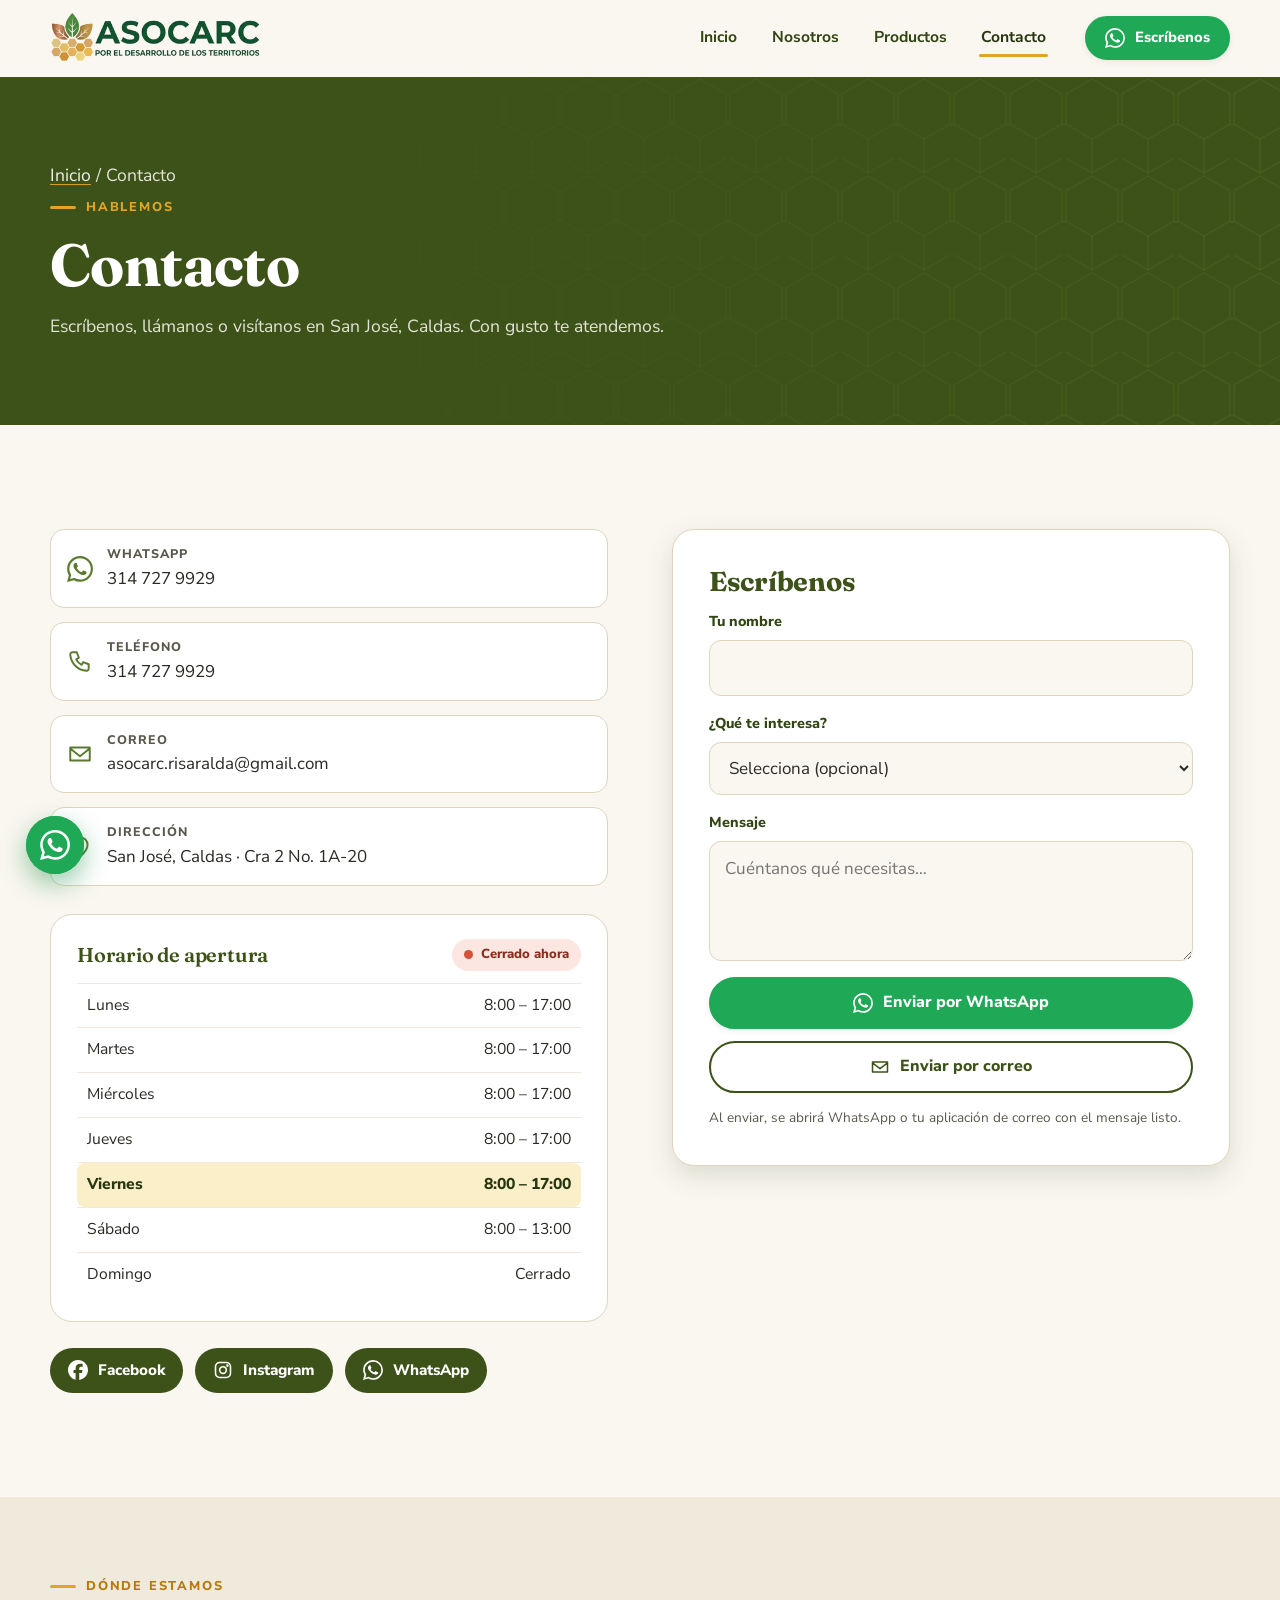
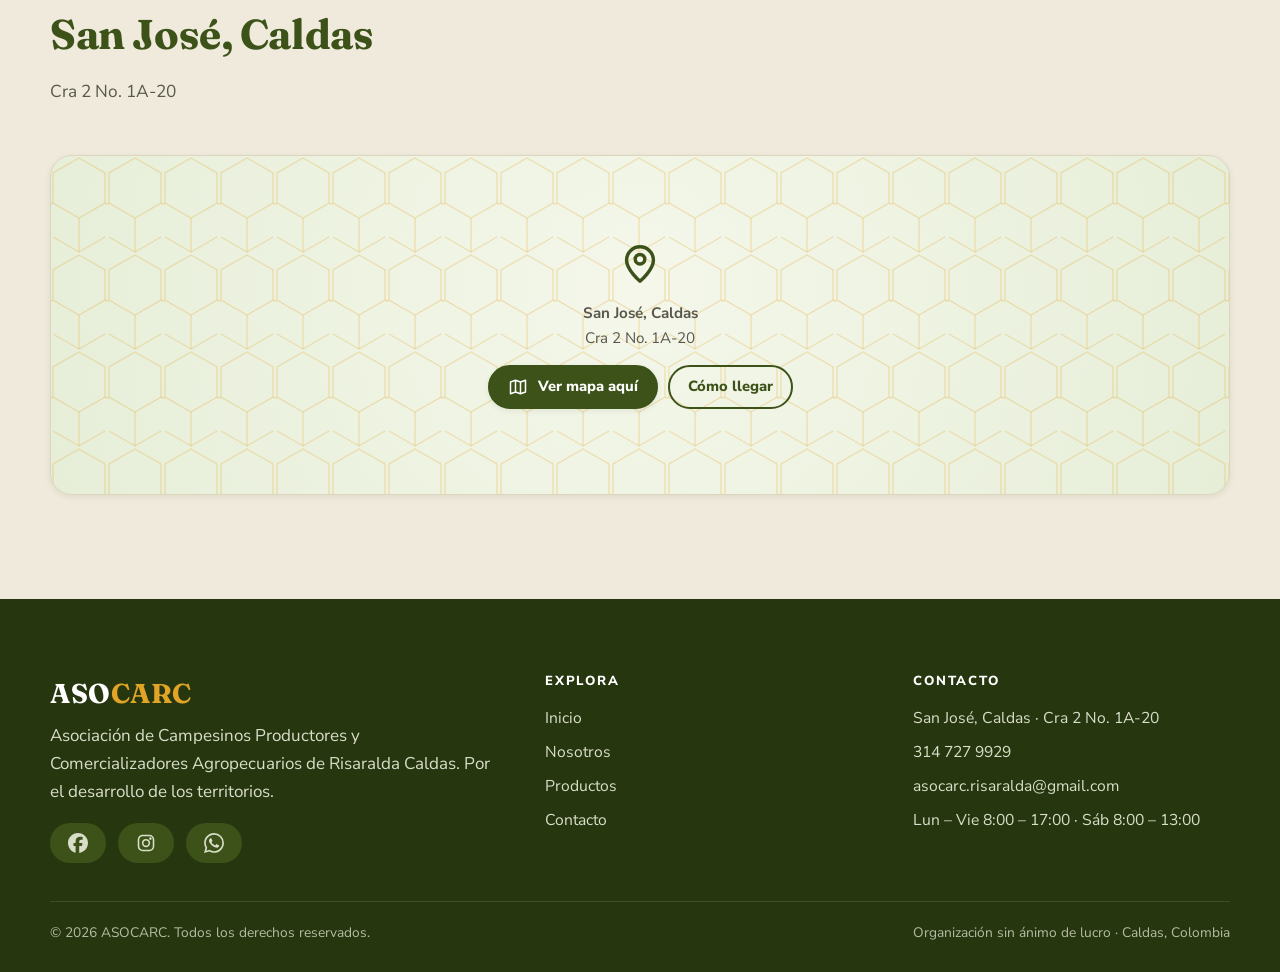
<file: contacto.html>
<!DOCTYPE html>
<html lang="es">
<head>
<meta charset="utf-8">
<meta name="viewport" content="width=device-width, initial-scale=1">
<title>Contacto | ASOCARC — San José, Caldas</title>
<meta name="description" content="Contacta a ASOCARC: WhatsApp 314 727 9929, correo asocarc.risaralda@gmail.com, Cra 2 No. 1A-20, San José, Caldas. Horario de atención y mapa.">
<meta name="theme-color" content="#3c5219">
<link rel="canonical" href="https://asocarcrisaralda.github.io/contacto.html">
<link rel="icon" href="favicon.ico" sizes="48x48">
<link rel="icon" type="image/png" href="assets/img/favicon-192.png" sizes="192x192">
<link rel="apple-touch-icon" href="assets/img/apple-touch-icon.png">
<meta property="og:type" content="website">
<meta property="og:locale" content="es_CO">
<meta property="og:site_name" content="ASOCARC">
<meta property="og:title" content="Contacto | ASOCARC — San José, Caldas">
<meta property="og:description" content="Contacta a ASOCARC: WhatsApp 314 727 9929, correo asocarc.risaralda@gmail.com, Cra 2 No. 1A-20, San José, Caldas. Horario de atención y mapa.">
<meta property="og:url" content="https://asocarcrisaralda.github.io/contacto.html">
<meta property="og:image" content="https://asocarcrisaralda.github.io/assets/img/og.jpg">
<meta property="og:image:width" content="1200">
<meta property="og:image:height" content="630">
<meta name="twitter:card" content="summary_large_image">
<link rel="preconnect" href="https://fonts.googleapis.com">
<link rel="preconnect" href="https://fonts.gstatic.com" crossorigin>
<link rel="stylesheet" href="https://fonts.googleapis.com/css2?family=Fraunces:wght@600;700&family=Nunito+Sans:wght@400;600;700;800&display=swap">
<link rel="stylesheet" href="assets/css/styles.css">
<script>document.documentElement.classList.add("js")</script>
<script type="application/ld+json">{"@context": "https://schema.org", "@type": "Organization", "name": "ASOCARC", "alternateName": "Asociación de Campesinos Productores y Comercializadores Agropecuarios de Risaralda Caldas", "url": "https://asocarcrisaralda.github.io/", "logo": "https://asocarcrisaralda.github.io/assets/img/logo-720.png", "slogan": "Por el desarrollo de los territorios", "email": "asocarc.risaralda@gmail.com", "telephone": "+57 314 727 9929", "address": {"@type": "PostalAddress", "streetAddress": "Cra 2 No. 1A-20", "addressLocality": "San José", "addressRegion": "Caldas", "addressCountry": "CO"}, "geo": {"@type": "GeoCoordinates", "latitude": 5.079667, "longitude": -75.792873}, "openingHoursSpecification": [{"@type": "OpeningHoursSpecification", "dayOfWeek": ["Monday", "Tuesday", "Wednesday", "Thursday", "Friday"], "opens": "08:00", "closes": "17:00"}, {"@type": "OpeningHoursSpecification", "dayOfWeek": "Saturday", "opens": "08:00", "closes": "13:00"}], "sameAs": ["https://www.facebook.com/asocarc/", "https://www.instagram.com/asocarc.26/"]}</script>
</head>
<body>
<a class="skip-link" href="#contenido">Saltar al contenido</a>
<div class="progress" aria-hidden="true"></div>
<header class="site-header">
<div class="container header-inner">
<a class="brand" href="index.html" aria-label="ASOCARC — Inicio"><img src="assets/img/logo-360.webp" srcset="assets/img/logo-360.webp 360w, assets/img/logo-720.webp 720w" sizes="210px" width="360" height="89" alt="ASOCARC — Por el desarrollo de los territorios"></a>
<button class="nav-toggle" type="button" aria-expanded="false" aria-controls="site-nav" aria-label="Abrir menú"><span></span></button>
<nav class="site-nav" id="site-nav" aria-label="Principal">
<ul class="nav-list">
<li><a class="nav-link" href="index.html">Inicio</a></li>
<li><a class="nav-link" href="index.html#nosotros">Nosotros</a></li>
<li><a class="nav-link" href="productos.html">Productos</a></li>
<li><a class="nav-link" href="contacto.html" aria-current="page">Contacto</a></li>
<li><a class="btn btn--wa btn--sm nav-cta" href="https://wa.me/573147279929?text=Hola%20ASOCARC%2C%20quisiera%20m%C3%A1s%20informaci%C3%B3n." target="_blank" rel="noopener"><svg class="" viewBox="0 0 24 24" fill="currentColor" aria-hidden="true" ><path d="M17.472 14.382c-.297-.149-1.758-.867-2.03-.967-.273-.099-.471-.148-.67.15-.197.297-.767.966-.94 1.164-.173.199-.347.223-.644.075-.297-.15-1.255-.463-2.39-1.475-.883-.788-1.48-1.761-1.653-2.059-.173-.297-.018-.458.13-.606.134-.133.298-.347.446-.52.149-.174.198-.298.298-.497.099-.198.05-.371-.025-.52-.075-.149-.669-1.612-.916-2.207-.242-.579-.487-.5-.669-.51-.173-.008-.371-.01-.57-.01-.198 0-.52.074-.792.372-.272.297-1.04 1.016-1.04 2.479 0 1.462 1.065 2.875 1.213 3.074.149.198 2.096 3.2 5.077 4.487.709.306 1.262.489 1.694.625.712.227 1.36.195 1.871.118.571-.085 1.758-.719 2.006-1.413.248-.694.248-1.289.173-1.413-.074-.124-.272-.198-.57-.347m-5.421 7.403h-.004a9.87 9.87 0 01-5.031-1.378l-.361-.214-3.741.982.998-3.648-.235-.374a9.86 9.86 0 01-1.51-5.26c.001-5.45 4.436-9.884 9.888-9.884 2.64 0 5.122 1.03 6.988 2.898a9.825 9.825 0 012.893 6.994c-.003 5.45-4.437 9.884-9.885 9.884m8.413-18.297A11.815 11.815 0 0012.05 0C5.495 0 .16 5.335.157 11.892c0 2.096.547 4.142 1.588 5.945L.057 24l6.305-1.654a11.882 11.882 0 005.683 1.448h.005c6.554 0 11.89-5.335 11.893-11.893a11.821 11.821 0 00-3.48-8.413Z"/></svg>Escríbenos</a></li>
</ul>
</nav>
</div>
</header>
<main id="contenido">
<section class="page-hero">
<div class="container">
<p class="breadcrumb"><a href="index.html">Inicio</a> / Contacto</p>
<span class="eyebrow">Hablemos</span>
<h1>Contacto</h1>
<p>Escríbenos, llámanos o visítanos en San José, Caldas. Con gusto te atendemos.</p>
</div>
</section>
<section class="section">
<div class="container contact-grid">
<div class="reveal reveal--left">
<div class="info-list">
<a class="info-item" href="https://wa.me/573147279929" target="_blank" rel="noopener"><svg class="" viewBox="0 0 24 24" fill="currentColor" aria-hidden="true" ><path d="M17.472 14.382c-.297-.149-1.758-.867-2.03-.967-.273-.099-.471-.148-.67.15-.197.297-.767.966-.94 1.164-.173.199-.347.223-.644.075-.297-.15-1.255-.463-2.39-1.475-.883-.788-1.48-1.761-1.653-2.059-.173-.297-.018-.458.13-.606.134-.133.298-.347.446-.52.149-.174.198-.298.298-.497.099-.198.05-.371-.025-.52-.075-.149-.669-1.612-.916-2.207-.242-.579-.487-.5-.669-.51-.173-.008-.371-.01-.57-.01-.198 0-.52.074-.792.372-.272.297-1.04 1.016-1.04 2.479 0 1.462 1.065 2.875 1.213 3.074.149.198 2.096 3.2 5.077 4.487.709.306 1.262.489 1.694.625.712.227 1.36.195 1.871.118.571-.085 1.758-.719 2.006-1.413.248-.694.248-1.289.173-1.413-.074-.124-.272-.198-.57-.347m-5.421 7.403h-.004a9.87 9.87 0 01-5.031-1.378l-.361-.214-3.741.982.998-3.648-.235-.374a9.86 9.86 0 01-1.51-5.26c.001-5.45 4.436-9.884 9.888-9.884 2.64 0 5.122 1.03 6.988 2.898a9.825 9.825 0 012.893 6.994c-.003 5.45-4.437 9.884-9.885 9.884m8.413-18.297A11.815 11.815 0 0012.05 0C5.495 0 .16 5.335.157 11.892c0 2.096.547 4.142 1.588 5.945L.057 24l6.305-1.654a11.882 11.882 0 005.683 1.448h.005c6.554 0 11.89-5.335 11.893-11.893a11.821 11.821 0 00-3.48-8.413Z"/></svg><div><small>WhatsApp</small><span>314 727 9929</span></div></a>
<a class="info-item" href="tel:+573147279929"><svg class="" viewBox="0 0 24 24" fill="none" stroke="currentColor" stroke-width="1.8" stroke-linecap="round" stroke-linejoin="round" aria-hidden="true" ><path d="M5 4h4l2 5-2.5 1.5a11 11 0 0 0 5 5L15 13l5 2v4a2 2 0 0 1-2 2A16 16 0 0 1 3 6a2 2 0 0 1 2-2z"/></svg><div><small>Teléfono</small><span>314 727 9929</span></div></a>
<a class="info-item" href="mailto:asocarc.risaralda@gmail.com"><svg class="" viewBox="0 0 24 24" fill="none" stroke="currentColor" stroke-width="1.8" stroke-linecap="round" stroke-linejoin="round" aria-hidden="true" ><path d="M3 6h18v12H3zM3 7l9 7 9-7"/></svg><div><small>Correo</small><span>asocarc.risaralda@gmail.com</span></div></a>
<a class="info-item" href="https://www.google.com/maps/search/?api=1&query=5.079667,-75.792873" target="_blank" rel="noopener"><svg class="" viewBox="0 0 24 24" fill="none" stroke="currentColor" stroke-width="1.8" stroke-linecap="round" stroke-linejoin="round" aria-hidden="true" ><path d="M12 21s-7-6-7-11a7 7 0 0 1 14 0c0 5-7 11-7 11zM12 12a2.5 2.5 0 1 0 0-5 2.5 2.5 0 0 0 0 5z"/></svg><div><small>Dirección</small><span>San José, Caldas · Cra 2 No. 1A-20</span></div></a>
</div>
<div class="hours">
<div class="hours-head"><h3>Horario de apertura</h3><span class="status" data-status>Horario</span></div>
<table class="hours-table"><caption class="sr-only">Horario de atención</caption><tbody><tr data-day="1"><td>Lunes</td><td>8:00 – 17:00</td></tr><tr data-day="2"><td>Martes</td><td>8:00 – 17:00</td></tr><tr data-day="3"><td>Miércoles</td><td>8:00 – 17:00</td></tr><tr data-day="4"><td>Jueves</td><td>8:00 – 17:00</td></tr><tr data-day="5"><td>Viernes</td><td>8:00 – 17:00</td></tr><tr data-day="6"><td>Sábado</td><td>8:00 – 13:00</td></tr><tr data-day="0"><td>Domingo</td><td>Cerrado</td></tr></tbody></table>
</div>
<div class="socials">
<a class="social social--fb" href="https://www.facebook.com/asocarc/" target="_blank" rel="noopener"><svg class="" viewBox="0 0 24 24" fill="currentColor" aria-hidden="true" ><path d="M9.101 23.691v-7.98H6.627v-3.667h2.474v-1.58c0-4.085 1.848-5.978 5.858-5.978.401 0 .955.042 1.468.103a8.68 8.68 0 0 1 1.141.195v3.325a8.623 8.623 0 0 0-.653-.036 26.805 26.805 0 0 0-.733-.009c-.707 0-1.259.096-1.675.309a1.686 1.686 0 0 0-.679.622c-.258.42-.374.995-.374 1.752v1.297h3.919l-.386 2.103-.287 1.564h-3.246v8.245C19.396 23.238 24 18.179 24 12.044c0-6.627-5.373-12-12-12s-12 5.373-12 12c0 5.628 3.874 10.35 9.101 11.647Z"/></svg>Facebook</a>
<a class="social social--ig" href="https://www.instagram.com/asocarc.26/" target="_blank" rel="noopener"><svg viewBox="0 0 24 24" fill="none" stroke="currentColor" stroke-width="1.9" stroke-linecap="round" stroke-linejoin="round" aria-hidden="true"><rect x="3" y="3" width="18" height="18" rx="5"/><circle cx="12" cy="12" r="4"/><circle cx="17.3" cy="6.7" r=".6" fill="currentColor"/></svg>Instagram</a>
<a class="social social--wa" href="https://wa.me/573147279929" target="_blank" rel="noopener"><svg class="" viewBox="0 0 24 24" fill="currentColor" aria-hidden="true" ><path d="M17.472 14.382c-.297-.149-1.758-.867-2.03-.967-.273-.099-.471-.148-.67.15-.197.297-.767.966-.94 1.164-.173.199-.347.223-.644.075-.297-.15-1.255-.463-2.39-1.475-.883-.788-1.48-1.761-1.653-2.059-.173-.297-.018-.458.13-.606.134-.133.298-.347.446-.52.149-.174.198-.298.298-.497.099-.198.05-.371-.025-.52-.075-.149-.669-1.612-.916-2.207-.242-.579-.487-.5-.669-.51-.173-.008-.371-.01-.57-.01-.198 0-.52.074-.792.372-.272.297-1.04 1.016-1.04 2.479 0 1.462 1.065 2.875 1.213 3.074.149.198 2.096 3.2 5.077 4.487.709.306 1.262.489 1.694.625.712.227 1.36.195 1.871.118.571-.085 1.758-.719 2.006-1.413.248-.694.248-1.289.173-1.413-.074-.124-.272-.198-.57-.347m-5.421 7.403h-.004a9.87 9.87 0 01-5.031-1.378l-.361-.214-3.741.982.998-3.648-.235-.374a9.86 9.86 0 01-1.51-5.26c.001-5.45 4.436-9.884 9.888-9.884 2.64 0 5.122 1.03 6.988 2.898a9.825 9.825 0 012.893 6.994c-.003 5.45-4.437 9.884-9.885 9.884m8.413-18.297A11.815 11.815 0 0012.05 0C5.495 0 .16 5.335.157 11.892c0 2.096.547 4.142 1.588 5.945L.057 24l6.305-1.654a11.882 11.882 0 005.683 1.448h.005c6.554 0 11.89-5.335 11.893-11.893a11.821 11.821 0 00-3.48-8.413Z"/></svg>WhatsApp</a>
</div>
</div>
<div class="form-card reveal reveal--right">
<h2>Escríbenos</h2>
<form id="contact-form" novalidate>
<div class="field"><label for="f-name">Tu nombre</label><input id="f-name" name="name" type="text" autocomplete="name" required><span class="err">Escribe tu nombre.</span></div>
<div class="field"><label for="f-product">¿Qué te interesa?</label><select id="f-product" name="product"><option value="">Selecciona (opcional)</option><option>Café tostado y molido</option><option>Licor de café</option><option>Tomate de árbol en almíbar</option><option>Chips de plátano</option><option>Bioestimulante mineral</option><option>Información general</option></select></div>
<div class="field"><label for="f-msg">Mensaje</label><textarea id="f-msg" name="message" required placeholder="Cuéntanos qué necesitas…"></textarea><span class="err">Escribe tu mensaje.</span></div>
<div class="form-actions">
<button class="btn btn--wa btn--block" type="button" data-send="wa"><svg class="" viewBox="0 0 24 24" fill="currentColor" aria-hidden="true" ><path d="M17.472 14.382c-.297-.149-1.758-.867-2.03-.967-.273-.099-.471-.148-.67.15-.197.297-.767.966-.94 1.164-.173.199-.347.223-.644.075-.297-.15-1.255-.463-2.39-1.475-.883-.788-1.48-1.761-1.653-2.059-.173-.297-.018-.458.13-.606.134-.133.298-.347.446-.52.149-.174.198-.298.298-.497.099-.198.05-.371-.025-.52-.075-.149-.669-1.612-.916-2.207-.242-.579-.487-.5-.669-.51-.173-.008-.371-.01-.57-.01-.198 0-.52.074-.792.372-.272.297-1.04 1.016-1.04 2.479 0 1.462 1.065 2.875 1.213 3.074.149.198 2.096 3.2 5.077 4.487.709.306 1.262.489 1.694.625.712.227 1.36.195 1.871.118.571-.085 1.758-.719 2.006-1.413.248-.694.248-1.289.173-1.413-.074-.124-.272-.198-.57-.347m-5.421 7.403h-.004a9.87 9.87 0 01-5.031-1.378l-.361-.214-3.741.982.998-3.648-.235-.374a9.86 9.86 0 01-1.51-5.26c.001-5.45 4.436-9.884 9.888-9.884 2.64 0 5.122 1.03 6.988 2.898a9.825 9.825 0 012.893 6.994c-.003 5.45-4.437 9.884-9.885 9.884m8.413-18.297A11.815 11.815 0 0012.05 0C5.495 0 .16 5.335.157 11.892c0 2.096.547 4.142 1.588 5.945L.057 24l6.305-1.654a11.882 11.882 0 005.683 1.448h.005c6.554 0 11.89-5.335 11.893-11.893a11.821 11.821 0 00-3.48-8.413Z"/></svg>Enviar por WhatsApp</button>
<button class="btn btn--ghost btn--block" type="button" data-send="mail"><svg class="" viewBox="0 0 24 24" fill="none" stroke="currentColor" stroke-width="1.8" stroke-linecap="round" stroke-linejoin="round" aria-hidden="true" ><path d="M3 6h18v12H3zM3 7l9 7 9-7"/></svg>Enviar por correo</button>
</div>
<p class="form-hint">Al enviar, se abrirá WhatsApp o tu aplicación de correo con el mensaje listo.</p>
</form>
</div>
</div>
</section>
<section class="section section--sand" style="padding-top:clamp(40px,6vw,72px)">
<div class="container">
<div class="section-head reveal"><span class="eyebrow">Dónde estamos</span><h2>San José, Caldas</h2><p>Cra 2 No. 1A-20</p></div>
<div class="reveal"><div class="map-box" data-map="https://maps.google.com/maps?ll=5.079667,-75.792873&amp;output=embed&amp;q=5.07967,-75.792877&amp;z=17">
<div class="map-placeholder">
<svg class="" viewBox="0 0 24 24" fill="none" stroke="currentColor" stroke-width="1.8" stroke-linecap="round" stroke-linejoin="round" aria-hidden="true" ><path d="M12 21s-7-6-7-11a7 7 0 0 1 14 0c0 5-7 11-7 11zM12 12a2.5 2.5 0 1 0 0-5 2.5 2.5 0 0 0 0 5z"/></svg>
<p><strong>San José, Caldas</strong><br>Cra 2 No. 1A-20</p>
<div class="map-actions">
<button class="btn btn--sm" type="button"><svg class="" viewBox="0 0 24 24" fill="none" stroke="currentColor" stroke-width="1.8" stroke-linecap="round" stroke-linejoin="round" aria-hidden="true" ><path d="M9 4 3 6v14l6-2 6 2 6-2V4l-6 2zM9 4v14M15 6v14"/></svg>Ver mapa aquí</button>
<a class="btn btn--ghost btn--sm" href="https://www.google.com/maps/search/?api=1&query=5.079667,-75.792873" target="_blank" rel="noopener">Cómo llegar</a>
</div>
</div>
</div></div>
</div>
</section>
</main>
<footer class="site-footer">
<div class="container">
<div class="footer-grid">
<div>
<p class="footer-brand">ASO<span>CARC</span></p>
<p>Asociación de Campesinos Productores y Comercializadores Agropecuarios de Risaralda Caldas. Por el desarrollo de los territorios.</p>
<div class="socials" style="margin-top:16px">
<a class="social social--fb" href="https://www.facebook.com/asocarc/" target="_blank" rel="noopener" aria-label="Facebook de ASOCARC"><svg class="" viewBox="0 0 24 24" fill="currentColor" aria-hidden="true" ><path d="M9.101 23.691v-7.98H6.627v-3.667h2.474v-1.58c0-4.085 1.848-5.978 5.858-5.978.401 0 .955.042 1.468.103a8.68 8.68 0 0 1 1.141.195v3.325a8.623 8.623 0 0 0-.653-.036 26.805 26.805 0 0 0-.733-.009c-.707 0-1.259.096-1.675.309a1.686 1.686 0 0 0-.679.622c-.258.42-.374.995-.374 1.752v1.297h3.919l-.386 2.103-.287 1.564h-3.246v8.245C19.396 23.238 24 18.179 24 12.044c0-6.627-5.373-12-12-12s-12 5.373-12 12c0 5.628 3.874 10.35 9.101 11.647Z"/></svg></a>
<a class="social social--ig" href="https://www.instagram.com/asocarc.26/" target="_blank" rel="noopener" aria-label="Instagram de ASOCARC"><svg viewBox="0 0 24 24" fill="none" stroke="currentColor" stroke-width="1.9" stroke-linecap="round" stroke-linejoin="round" aria-hidden="true"><rect x="3" y="3" width="18" height="18" rx="5"/><circle cx="12" cy="12" r="4"/><circle cx="17.3" cy="6.7" r=".6" fill="currentColor"/></svg></a>
<a class="social social--wa" href="https://wa.me/573147279929" target="_blank" rel="noopener" aria-label="WhatsApp de ASOCARC"><svg class="" viewBox="0 0 24 24" fill="currentColor" aria-hidden="true" ><path d="M17.472 14.382c-.297-.149-1.758-.867-2.03-.967-.273-.099-.471-.148-.67.15-.197.297-.767.966-.94 1.164-.173.199-.347.223-.644.075-.297-.15-1.255-.463-2.39-1.475-.883-.788-1.48-1.761-1.653-2.059-.173-.297-.018-.458.13-.606.134-.133.298-.347.446-.52.149-.174.198-.298.298-.497.099-.198.05-.371-.025-.52-.075-.149-.669-1.612-.916-2.207-.242-.579-.487-.5-.669-.51-.173-.008-.371-.01-.57-.01-.198 0-.52.074-.792.372-.272.297-1.04 1.016-1.04 2.479 0 1.462 1.065 2.875 1.213 3.074.149.198 2.096 3.2 5.077 4.487.709.306 1.262.489 1.694.625.712.227 1.36.195 1.871.118.571-.085 1.758-.719 2.006-1.413.248-.694.248-1.289.173-1.413-.074-.124-.272-.198-.57-.347m-5.421 7.403h-.004a9.87 9.87 0 01-5.031-1.378l-.361-.214-3.741.982.998-3.648-.235-.374a9.86 9.86 0 01-1.51-5.26c.001-5.45 4.436-9.884 9.888-9.884 2.64 0 5.122 1.03 6.988 2.898a9.825 9.825 0 012.893 6.994c-.003 5.45-4.437 9.884-9.885 9.884m8.413-18.297A11.815 11.815 0 0012.05 0C5.495 0 .16 5.335.157 11.892c0 2.096.547 4.142 1.588 5.945L.057 24l6.305-1.654a11.882 11.882 0 005.683 1.448h.005c6.554 0 11.89-5.335 11.893-11.893a11.821 11.821 0 00-3.48-8.413Z"/></svg></a>
</div>
</div>
<div>
<h4>Explora</h4>
<div class="footer-links">
<a href="index.html">Inicio</a><a href="index.html#nosotros">Nosotros</a><a href="productos.html">Productos</a><a href="contacto.html">Contacto</a>
</div>
</div>
<div>
<h4>Contacto</h4>
<div class="footer-links">
<span>San José, Caldas · Cra 2 No. 1A-20</span>
<a href="tel:+573147279929">314 727 9929</a>
<a href="mailto:asocarc.risaralda@gmail.com">asocarc.risaralda@gmail.com</a>
<span>Lun – Vie 8:00 – 17:00 · Sáb 8:00 – 13:00</span>
</div>
</div>
</div>
<div class="footer-bottom"><span>© <span data-year>2026</span> ASOCARC. Todos los derechos reservados.</span><span>Organización sin ánimo de lucro · Caldas, Colombia</span></div>
</div>
</footer>
<a class="wa-float" href="https://wa.me/573147279929?text=Hola%20ASOCARC%2C%20quisiera%20m%C3%A1s%20informaci%C3%B3n." target="_blank" rel="noopener" aria-label="Escríbenos por WhatsApp"><svg class="" viewBox="0 0 24 24" fill="currentColor" aria-hidden="true" ><path d="M17.472 14.382c-.297-.149-1.758-.867-2.03-.967-.273-.099-.471-.148-.67.15-.197.297-.767.966-.94 1.164-.173.199-.347.223-.644.075-.297-.15-1.255-.463-2.39-1.475-.883-.788-1.48-1.761-1.653-2.059-.173-.297-.018-.458.13-.606.134-.133.298-.347.446-.52.149-.174.198-.298.298-.497.099-.198.05-.371-.025-.52-.075-.149-.669-1.612-.916-2.207-.242-.579-.487-.5-.669-.51-.173-.008-.371-.01-.57-.01-.198 0-.52.074-.792.372-.272.297-1.04 1.016-1.04 2.479 0 1.462 1.065 2.875 1.213 3.074.149.198 2.096 3.2 5.077 4.487.709.306 1.262.489 1.694.625.712.227 1.36.195 1.871.118.571-.085 1.758-.719 2.006-1.413.248-.694.248-1.289.173-1.413-.074-.124-.272-.198-.57-.347m-5.421 7.403h-.004a9.87 9.87 0 01-5.031-1.378l-.361-.214-3.741.982.998-3.648-.235-.374a9.86 9.86 0 01-1.51-5.26c.001-5.45 4.436-9.884 9.888-9.884 2.64 0 5.122 1.03 6.988 2.898a9.825 9.825 0 012.893 6.994c-.003 5.45-4.437 9.884-9.885 9.884m8.413-18.297A11.815 11.815 0 0012.05 0C5.495 0 .16 5.335.157 11.892c0 2.096.547 4.142 1.588 5.945L.057 24l6.305-1.654a11.882 11.882 0 005.683 1.448h.005c6.554 0 11.89-5.335 11.893-11.893a11.821 11.821 0 00-3.48-8.413Z"/></svg><span>¿Hablamos?</span></a>
<dialog class="lightbox" id="lightbox" aria-label="Imagen ampliada">
<div class="lb-stage">
<img alt="">
<p class="lb-cap"></p>
<button class="lb-btn lb-close" type="button" aria-label="Cerrar"><svg class="" viewBox="0 0 24 24" fill="none" stroke="currentColor" stroke-width="1.8" stroke-linecap="round" stroke-linejoin="round" aria-hidden="true" ><path d="M6 6l12 12M18 6L6 18"/></svg></button>
<button class="lb-btn lb-prev" type="button" aria-label="Anterior"><svg class="" viewBox="0 0 24 24" fill="none" stroke="currentColor" stroke-width="1.8" stroke-linecap="round" stroke-linejoin="round" aria-hidden="true" ><path d="M15 5l-7 7 7 7"/></svg></button>
<button class="lb-btn lb-next" type="button" aria-label="Siguiente"><svg class="" viewBox="0 0 24 24" fill="none" stroke="currentColor" stroke-width="1.8" stroke-linecap="round" stroke-linejoin="round" aria-hidden="true" ><path d="M9 5l7 7-7 7"/></svg></button>
</div>
</dialog>
<script src="assets/js/main.js" defer></script>
<script src="chatbot.js" defer></script>
</body>
</html>
</file>
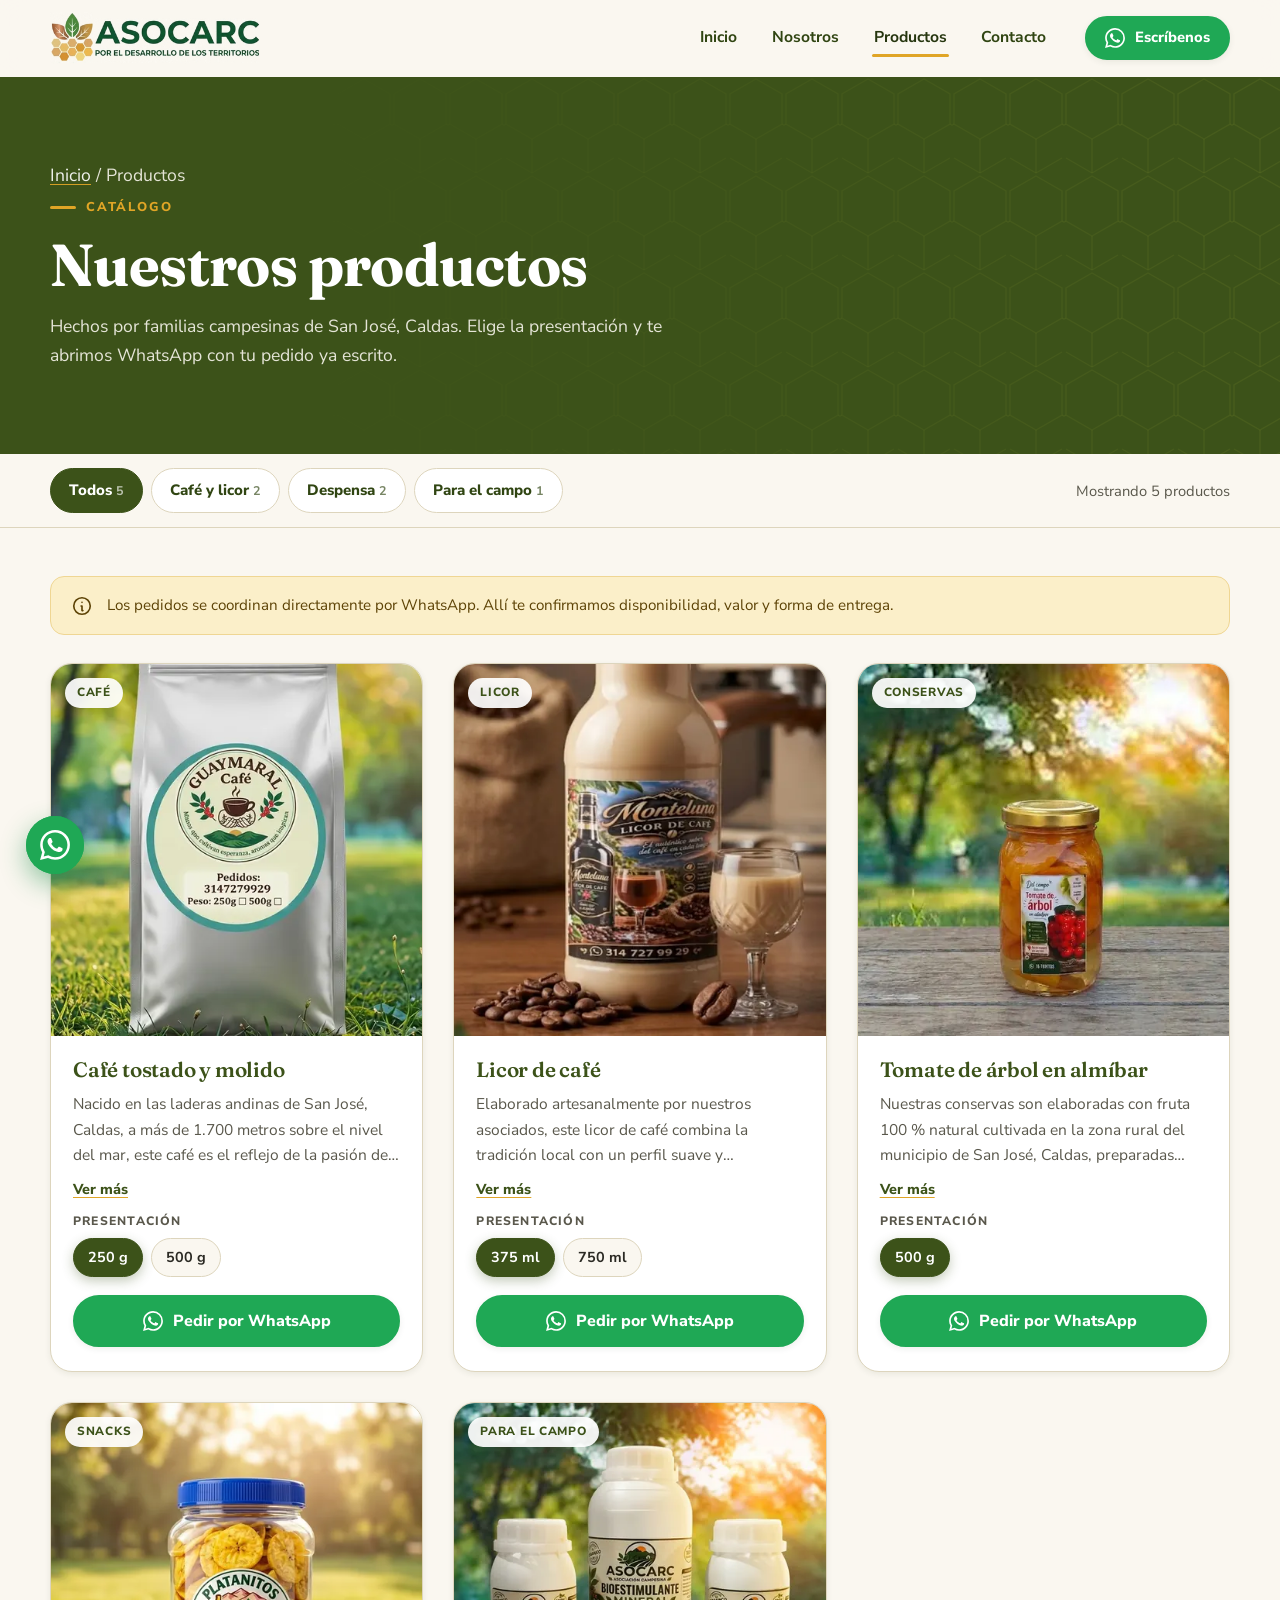
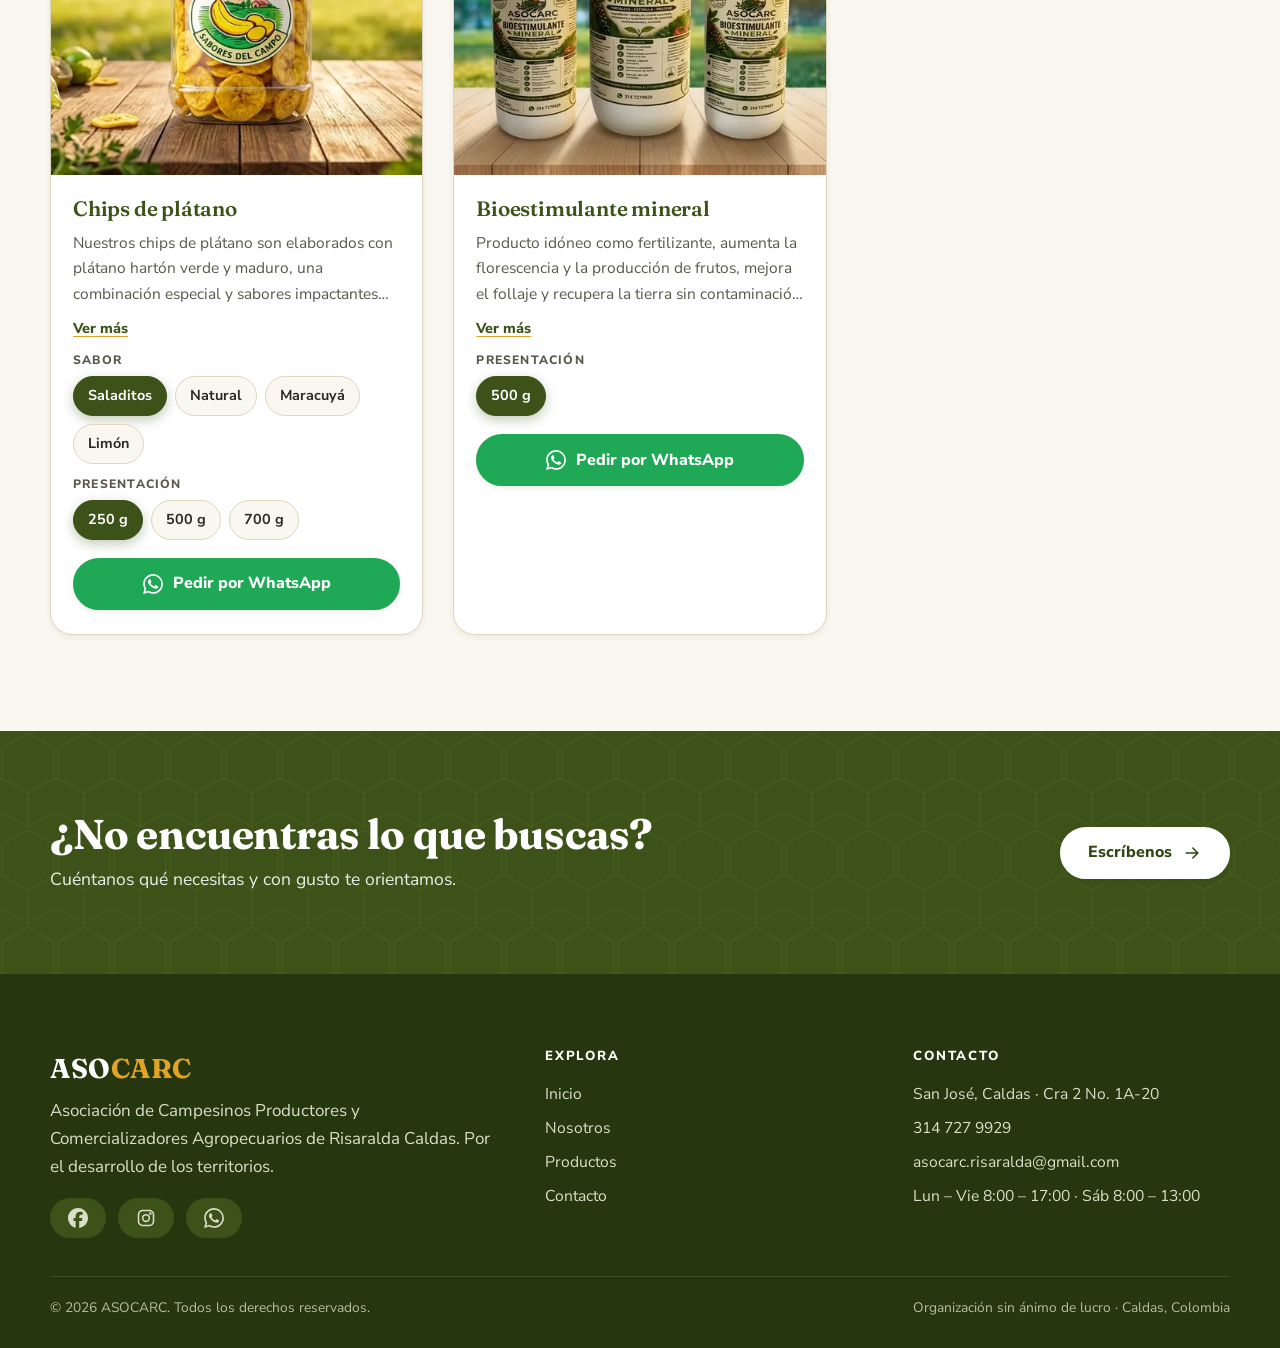
<file: productos.html>
<!DOCTYPE html>
<html lang="es">
<head>
<meta charset="utf-8">
<meta name="viewport" content="width=device-width, initial-scale=1">
<title>Productos | ASOCARC — Café, licor de café, conservas, chips y bioestimulante</title>
<meta name="description" content="Catálogo de productos de ASOCARC: café tostado y molido, licor de café, tomate de árbol en almíbar, chips de plátano y bioestimulante mineral. Pide por WhatsApp.">
<meta name="theme-color" content="#3c5219">
<link rel="canonical" href="https://asocarcrisaralda.github.io/productos.html">
<link rel="icon" href="favicon.ico" sizes="48x48">
<link rel="icon" type="image/png" href="assets/img/favicon-192.png" sizes="192x192">
<link rel="apple-touch-icon" href="assets/img/apple-touch-icon.png">
<meta property="og:type" content="website">
<meta property="og:locale" content="es_CO">
<meta property="og:site_name" content="ASOCARC">
<meta property="og:title" content="Productos | ASOCARC — Café, licor de café, conservas, chips y bioestimulante">
<meta property="og:description" content="Catálogo de productos de ASOCARC: café tostado y molido, licor de café, tomate de árbol en almíbar, chips de plátano y bioestimulante mineral. Pide por WhatsApp.">
<meta property="og:url" content="https://asocarcrisaralda.github.io/productos.html">
<meta property="og:image" content="https://asocarcrisaralda.github.io/assets/img/og.jpg">
<meta property="og:image:width" content="1200">
<meta property="og:image:height" content="630">
<meta name="twitter:card" content="summary_large_image">
<link rel="preconnect" href="https://fonts.googleapis.com">
<link rel="preconnect" href="https://fonts.gstatic.com" crossorigin>
<link rel="stylesheet" href="https://fonts.googleapis.com/css2?family=Fraunces:wght@600;700&family=Nunito+Sans:wght@400;600;700;800&display=swap">
<link rel="stylesheet" href="assets/css/styles.css">
<script>document.documentElement.classList.add("js")</script>
</head>
<body>
<a class="skip-link" href="#contenido">Saltar al contenido</a>
<div class="progress" aria-hidden="true"></div>
<header class="site-header">
<div class="container header-inner">
<a class="brand" href="index.html" aria-label="ASOCARC — Inicio"><img src="assets/img/logo-360.webp" srcset="assets/img/logo-360.webp 360w, assets/img/logo-720.webp 720w" sizes="210px" width="360" height="89" alt="ASOCARC — Por el desarrollo de los territorios"></a>
<button class="nav-toggle" type="button" aria-expanded="false" aria-controls="site-nav" aria-label="Abrir menú"><span></span></button>
<nav class="site-nav" id="site-nav" aria-label="Principal">
<ul class="nav-list">
<li><a class="nav-link" href="index.html">Inicio</a></li>
<li><a class="nav-link" href="index.html#nosotros">Nosotros</a></li>
<li><a class="nav-link" href="productos.html" aria-current="page">Productos</a></li>
<li><a class="nav-link" href="contacto.html">Contacto</a></li>
<li><a class="btn btn--wa btn--sm nav-cta" href="https://wa.me/573147279929?text=Hola%20ASOCARC%2C%20quisiera%20m%C3%A1s%20informaci%C3%B3n." target="_blank" rel="noopener"><svg class="" viewBox="0 0 24 24" fill="currentColor" aria-hidden="true" ><path d="M17.472 14.382c-.297-.149-1.758-.867-2.03-.967-.273-.099-.471-.148-.67.15-.197.297-.767.966-.94 1.164-.173.199-.347.223-.644.075-.297-.15-1.255-.463-2.39-1.475-.883-.788-1.48-1.761-1.653-2.059-.173-.297-.018-.458.13-.606.134-.133.298-.347.446-.52.149-.174.198-.298.298-.497.099-.198.05-.371-.025-.52-.075-.149-.669-1.612-.916-2.207-.242-.579-.487-.5-.669-.51-.173-.008-.371-.01-.57-.01-.198 0-.52.074-.792.372-.272.297-1.04 1.016-1.04 2.479 0 1.462 1.065 2.875 1.213 3.074.149.198 2.096 3.2 5.077 4.487.709.306 1.262.489 1.694.625.712.227 1.36.195 1.871.118.571-.085 1.758-.719 2.006-1.413.248-.694.248-1.289.173-1.413-.074-.124-.272-.198-.57-.347m-5.421 7.403h-.004a9.87 9.87 0 01-5.031-1.378l-.361-.214-3.741.982.998-3.648-.235-.374a9.86 9.86 0 01-1.51-5.26c.001-5.45 4.436-9.884 9.888-9.884 2.64 0 5.122 1.03 6.988 2.898a9.825 9.825 0 012.893 6.994c-.003 5.45-4.437 9.884-9.885 9.884m8.413-18.297A11.815 11.815 0 0012.05 0C5.495 0 .16 5.335.157 11.892c0 2.096.547 4.142 1.588 5.945L.057 24l6.305-1.654a11.882 11.882 0 005.683 1.448h.005c6.554 0 11.89-5.335 11.893-11.893a11.821 11.821 0 00-3.48-8.413Z"/></svg>Escríbenos</a></li>
</ul>
</nav>
</div>
</header>
<main id="contenido">
<section class="page-hero">
<div class="container">
<p class="breadcrumb"><a href="index.html">Inicio</a> / Productos</p>
<span class="eyebrow">Catálogo</span>
<h1>Nuestros productos</h1>
<p>Hechos por familias campesinas de San José, Caldas. Elige la presentación y te abrimos WhatsApp con tu pedido ya escrito.</p>
</div>
</section>
<div class="toolbar">
<div class="container">
<div class="filters" role="group" aria-label="Filtrar productos"><button class="filter" type="button" data-filter="all" aria-pressed="true">Todos<small>5</small></button><button class="filter" type="button" data-filter="cafe" aria-pressed="false">Café y licor<small>2</small></button><button class="filter" type="button" data-filter="despensa" aria-pressed="false">Despensa<small>2</small></button><button class="filter" type="button" data-filter="campo" aria-pressed="false">Para el campo<small>1</small></button></div>
<p class="result-count" id="result-count" aria-live="polite">Mostrando 5 productos</p>
</div>
</div>
<section class="catalog" id="catalog">
<div class="container">
<div class="notice"><svg class="" viewBox="0 0 24 24" fill="none" stroke="currentColor" stroke-width="1.8" stroke-linecap="round" stroke-linejoin="round" aria-hidden="true" ><path d="M12 21a9 9 0 1 0 0-18 9 9 0 0 0 0 18zM12 8h.01M11 12h1v5h1"/></svg><p style="margin:0">Los pedidos se coordinan directamente por WhatsApp. Allí te confirmamos disponibilidad, valor y forma de entrega.</p></div>
<div class="product-grid">
<article class="card catalog-card reveal" id="cafe" style="--i:0" data-cat="cafe" data-name="Café tostado y molido" data-wa="573127884130">
<button class="card-media" type="button" data-lightbox="assets/img/cafe-900.webp" data-alt="Bolsa de café tostado y molido sobre el pasto, con luz de atardecer" data-caption="Café tostado y molido" aria-label="Ampliar foto de Café tostado y molido">
<span class="tag">Café</span><img src="assets/img/cafe-900.webp" srcset="assets/img/cafe-480.webp 480w, assets/img/cafe-900.webp 768w" sizes="(min-width:1000px) 360px, (min-width:600px) 45vw, 92vw" width="768" height="768" alt="Bolsa de café tostado y molido sobre el pasto, con luz de atardecer" loading="lazy" decoding="async"><span class="card-zoom"><svg class="" viewBox="0 0 24 24" fill="none" stroke="currentColor" stroke-width="1.8" stroke-linecap="round" stroke-linejoin="round" aria-hidden="true" ><path d="M11 4a7 7 0 1 0 0 14 7 7 0 0 0 0-14zM21 21l-5-5M11 8v6M8 11h6"/></svg></span>
</button>
<div class="card-body">
<h3>Café tostado y molido</h3>
<p class="clamp">Nacido en las laderas andinas de San José, Caldas, a más de 1.700 metros sobre el nivel del mar, este café es el reflejo de la pasión de nuestras familias caficultoras y la riqueza de los suelos volcánicos de la región. Desde la Asocarc comercializamos café de diferentes fincas, generando una sorpresa al paladar en cada compra.</p>
<button class="more-link" type="button" aria-expanded="false">Ver más</button>
<div class="opt" data-group="Presentación"><span class="opt-label" id="cafe-pre">Presentación</span><div class="chips" role="radiogroup" aria-labelledby="cafe-pre"><button class="chip" type="button" role="radio" aria-checked="true" tabindex="0" data-val="250 g">250 g</button><button class="chip" type="button" role="radio" aria-checked="false" tabindex="-1" data-val="500 g">500 g</button></div></div>
<a class="btn btn--wa order-btn" href="https://wa.me/573127884130" target="_blank" rel="noopener"><svg class="" viewBox="0 0 24 24" fill="currentColor" aria-hidden="true" ><path d="M17.472 14.382c-.297-.149-1.758-.867-2.03-.967-.273-.099-.471-.148-.67.15-.197.297-.767.966-.94 1.164-.173.199-.347.223-.644.075-.297-.15-1.255-.463-2.39-1.475-.883-.788-1.48-1.761-1.653-2.059-.173-.297-.018-.458.13-.606.134-.133.298-.347.446-.52.149-.174.198-.298.298-.497.099-.198.05-.371-.025-.52-.075-.149-.669-1.612-.916-2.207-.242-.579-.487-.5-.669-.51-.173-.008-.371-.01-.57-.01-.198 0-.52.074-.792.372-.272.297-1.04 1.016-1.04 2.479 0 1.462 1.065 2.875 1.213 3.074.149.198 2.096 3.2 5.077 4.487.709.306 1.262.489 1.694.625.712.227 1.36.195 1.871.118.571-.085 1.758-.719 2.006-1.413.248-.694.248-1.289.173-1.413-.074-.124-.272-.198-.57-.347m-5.421 7.403h-.004a9.87 9.87 0 01-5.031-1.378l-.361-.214-3.741.982.998-3.648-.235-.374a9.86 9.86 0 01-1.51-5.26c.001-5.45 4.436-9.884 9.888-9.884 2.64 0 5.122 1.03 6.988 2.898a9.825 9.825 0 012.893 6.994c-.003 5.45-4.437 9.884-9.885 9.884m8.413-18.297A11.815 11.815 0 0012.05 0C5.495 0 .16 5.335.157 11.892c0 2.096.547 4.142 1.588 5.945L.057 24l6.305-1.654a11.882 11.882 0 005.683 1.448h.005c6.554 0 11.89-5.335 11.893-11.893a11.821 11.821 0 00-3.48-8.413Z"/></svg>Pedir por WhatsApp</a>
</div>
</article>
<article class="card catalog-card reveal" id="licor-de-cafe" style="--i:1" data-cat="cafe" data-name="Licor de café" data-wa="573127884130">
<button class="card-media" type="button" data-lightbox="assets/img/licor-900.webp" data-alt="Botella de licor de café junto a una copa servida y granos de café" data-caption="Licor de café" aria-label="Ampliar foto de Licor de café">
<span class="tag">Licor</span><img src="assets/img/licor-900.webp" srcset="assets/img/licor-480.webp 480w, assets/img/licor-900.webp 642w" sizes="(min-width:1000px) 360px, (min-width:600px) 45vw, 92vw" width="642" height="642" alt="Botella de licor de café junto a una copa servida y granos de café" loading="lazy" decoding="async"><span class="card-zoom"><svg class="" viewBox="0 0 24 24" fill="none" stroke="currentColor" stroke-width="1.8" stroke-linecap="round" stroke-linejoin="round" aria-hidden="true" ><path d="M11 4a7 7 0 1 0 0 14 7 7 0 0 0 0-14zM21 21l-5-5M11 8v6M8 11h6"/></svg></span>
</button>
<div class="card-body">
<h3>Licor de café</h3>
<p class="clamp">Elaborado artesanalmente por nuestros asociados, este licor de café combina la tradición local con un perfil suave y equilibrado. Por su bajo contenido de alcohol, es el aperitivo ideal para tener siempre en casa y brindar en las ocasiones más especiales.</p>
<button class="more-link" type="button" aria-expanded="false">Ver más</button>
<div class="opt" data-group="Presentación"><span class="opt-label" id="licor-de-cafe-pre">Presentación</span><div class="chips" role="radiogroup" aria-labelledby="licor-de-cafe-pre"><button class="chip" type="button" role="radio" aria-checked="true" tabindex="0" data-val="375 ml">375 ml</button><button class="chip" type="button" role="radio" aria-checked="false" tabindex="-1" data-val="750 ml">750 ml</button></div></div>
<a class="btn btn--wa order-btn" href="https://wa.me/573127884130" target="_blank" rel="noopener"><svg class="" viewBox="0 0 24 24" fill="currentColor" aria-hidden="true" ><path d="M17.472 14.382c-.297-.149-1.758-.867-2.03-.967-.273-.099-.471-.148-.67.15-.197.297-.767.966-.94 1.164-.173.199-.347.223-.644.075-.297-.15-1.255-.463-2.39-1.475-.883-.788-1.48-1.761-1.653-2.059-.173-.297-.018-.458.13-.606.134-.133.298-.347.446-.52.149-.174.198-.298.298-.497.099-.198.05-.371-.025-.52-.075-.149-.669-1.612-.916-2.207-.242-.579-.487-.5-.669-.51-.173-.008-.371-.01-.57-.01-.198 0-.52.074-.792.372-.272.297-1.04 1.016-1.04 2.479 0 1.462 1.065 2.875 1.213 3.074.149.198 2.096 3.2 5.077 4.487.709.306 1.262.489 1.694.625.712.227 1.36.195 1.871.118.571-.085 1.758-.719 2.006-1.413.248-.694.248-1.289.173-1.413-.074-.124-.272-.198-.57-.347m-5.421 7.403h-.004a9.87 9.87 0 01-5.031-1.378l-.361-.214-3.741.982.998-3.648-.235-.374a9.86 9.86 0 01-1.51-5.26c.001-5.45 4.436-9.884 9.888-9.884 2.64 0 5.122 1.03 6.988 2.898a9.825 9.825 0 012.893 6.994c-.003 5.45-4.437 9.884-9.885 9.884m8.413-18.297A11.815 11.815 0 0012.05 0C5.495 0 .16 5.335.157 11.892c0 2.096.547 4.142 1.588 5.945L.057 24l6.305-1.654a11.882 11.882 0 005.683 1.448h.005c6.554 0 11.89-5.335 11.893-11.893a11.821 11.821 0 00-3.48-8.413Z"/></svg>Pedir por WhatsApp</a>
</div>
</article>
<article class="card catalog-card reveal" id="conservas" style="--i:2" data-cat="despensa" data-name="Tomate de árbol en almíbar" data-wa="573142123193">
<button class="card-media" type="button" data-lightbox="assets/img/conservas-900.webp" data-alt="Frasco de tomate de árbol en almíbar sobre una mesa de madera" data-caption="Tomate de árbol en almíbar" aria-label="Ampliar foto de Tomate de árbol en almíbar">
<span class="tag">Conservas</span><img src="assets/img/conservas-900.webp" srcset="assets/img/conservas-480.webp 480w, assets/img/conservas-900.webp 761w" sizes="(min-width:1000px) 360px, (min-width:600px) 45vw, 92vw" width="761" height="761" alt="Frasco de tomate de árbol en almíbar sobre una mesa de madera" loading="lazy" decoding="async"><span class="card-zoom"><svg class="" viewBox="0 0 24 24" fill="none" stroke="currentColor" stroke-width="1.8" stroke-linecap="round" stroke-linejoin="round" aria-hidden="true" ><path d="M11 4a7 7 0 1 0 0 14 7 7 0 0 0 0-14zM21 21l-5-5M11 8v6M8 11h6"/></svg></span>
</button>
<div class="card-body">
<h3>Tomate de árbol en almíbar</h3>
<p class="clamp">Nuestras conservas son elaboradas con fruta 100 % natural cultivada en la zona rural del municipio de San José, Caldas, preparadas artesanalmente por mujeres campesinas con mínimo uso de conservantes y colorantes.</p>
<button class="more-link" type="button" aria-expanded="false">Ver más</button>
<div class="opt" data-group="Presentación"><span class="opt-label" id="conservas-pre">Presentación</span><div class="chips" role="radiogroup" aria-labelledby="conservas-pre"><button class="chip" type="button" role="radio" aria-checked="true" tabindex="0" data-val="500 g">500 g</button></div></div>
<a class="btn btn--wa order-btn" href="https://wa.me/573142123193" target="_blank" rel="noopener"><svg class="" viewBox="0 0 24 24" fill="currentColor" aria-hidden="true" ><path d="M17.472 14.382c-.297-.149-1.758-.867-2.03-.967-.273-.099-.471-.148-.67.15-.197.297-.767.966-.94 1.164-.173.199-.347.223-.644.075-.297-.15-1.255-.463-2.39-1.475-.883-.788-1.48-1.761-1.653-2.059-.173-.297-.018-.458.13-.606.134-.133.298-.347.446-.52.149-.174.198-.298.298-.497.099-.198.05-.371-.025-.52-.075-.149-.669-1.612-.916-2.207-.242-.579-.487-.5-.669-.51-.173-.008-.371-.01-.57-.01-.198 0-.52.074-.792.372-.272.297-1.04 1.016-1.04 2.479 0 1.462 1.065 2.875 1.213 3.074.149.198 2.096 3.2 5.077 4.487.709.306 1.262.489 1.694.625.712.227 1.36.195 1.871.118.571-.085 1.758-.719 2.006-1.413.248-.694.248-1.289.173-1.413-.074-.124-.272-.198-.57-.347m-5.421 7.403h-.004a9.87 9.87 0 01-5.031-1.378l-.361-.214-3.741.982.998-3.648-.235-.374a9.86 9.86 0 01-1.51-5.26c.001-5.45 4.436-9.884 9.888-9.884 2.64 0 5.122 1.03 6.988 2.898a9.825 9.825 0 012.893 6.994c-.003 5.45-4.437 9.884-9.885 9.884m8.413-18.297A11.815 11.815 0 0012.05 0C5.495 0 .16 5.335.157 11.892c0 2.096.547 4.142 1.588 5.945L.057 24l6.305-1.654a11.882 11.882 0 005.683 1.448h.005c6.554 0 11.89-5.335 11.893-11.893a11.821 11.821 0 00-3.48-8.413Z"/></svg>Pedir por WhatsApp</a>
</div>
</article>
<article class="card catalog-card reveal" id="chips-de-platano" style="--i:0" data-cat="despensa" data-name="Chips de plátano" data-wa="573127884130">
<button class="card-media" type="button" data-lightbox="assets/img/chips-900.webp" data-alt="Frasco de chips de plátano sobre una mesa de madera" data-caption="Chips de plátano" aria-label="Ampliar foto de Chips de plátano">
<span class="tag">Snacks</span><img src="assets/img/chips-900.webp" srcset="assets/img/chips-480.webp 480w, assets/img/chips-900.webp 841w" sizes="(min-width:1000px) 360px, (min-width:600px) 45vw, 92vw" width="841" height="841" alt="Frasco de chips de plátano sobre una mesa de madera" loading="lazy" decoding="async"><span class="card-zoom"><svg class="" viewBox="0 0 24 24" fill="none" stroke="currentColor" stroke-width="1.8" stroke-linecap="round" stroke-linejoin="round" aria-hidden="true" ><path d="M11 4a7 7 0 1 0 0 14 7 7 0 0 0 0-14zM21 21l-5-5M11 8v6M8 11h6"/></svg></span>
</button>
<div class="card-body">
<h3>Chips de plátano</h3>
<p class="clamp">Nuestros chips de plátano son elaborados con plátano hartón verde y maduro, una combinación especial y sabores impactantes para su consumo en cualquier momento del día.</p>
<button class="more-link" type="button" aria-expanded="false">Ver más</button>
<div class="opt" data-group="Sabor"><span class="opt-label" id="chips-de-platano-sab">Sabor</span><div class="chips" role="radiogroup" aria-labelledby="chips-de-platano-sab"><button class="chip" type="button" role="radio" aria-checked="true" tabindex="0" data-val="Saladitos">Saladitos</button><button class="chip" type="button" role="radio" aria-checked="false" tabindex="-1" data-val="Natural">Natural</button><button class="chip" type="button" role="radio" aria-checked="false" tabindex="-1" data-val="Maracuyá">Maracuyá</button><button class="chip" type="button" role="radio" aria-checked="false" tabindex="-1" data-val="Limón">Limón</button></div></div><div class="opt" data-group="Presentación"><span class="opt-label" id="chips-de-platano-pre">Presentación</span><div class="chips" role="radiogroup" aria-labelledby="chips-de-platano-pre"><button class="chip" type="button" role="radio" aria-checked="true" tabindex="0" data-val="250 g">250 g</button><button class="chip" type="button" role="radio" aria-checked="false" tabindex="-1" data-val="500 g">500 g</button><button class="chip" type="button" role="radio" aria-checked="false" tabindex="-1" data-val="700 g">700 g</button></div></div>
<a class="btn btn--wa order-btn" href="https://wa.me/573127884130" target="_blank" rel="noopener"><svg class="" viewBox="0 0 24 24" fill="currentColor" aria-hidden="true" ><path d="M17.472 14.382c-.297-.149-1.758-.867-2.03-.967-.273-.099-.471-.148-.67.15-.197.297-.767.966-.94 1.164-.173.199-.347.223-.644.075-.297-.15-1.255-.463-2.39-1.475-.883-.788-1.48-1.761-1.653-2.059-.173-.297-.018-.458.13-.606.134-.133.298-.347.446-.52.149-.174.198-.298.298-.497.099-.198.05-.371-.025-.52-.075-.149-.669-1.612-.916-2.207-.242-.579-.487-.5-.669-.51-.173-.008-.371-.01-.57-.01-.198 0-.52.074-.792.372-.272.297-1.04 1.016-1.04 2.479 0 1.462 1.065 2.875 1.213 3.074.149.198 2.096 3.2 5.077 4.487.709.306 1.262.489 1.694.625.712.227 1.36.195 1.871.118.571-.085 1.758-.719 2.006-1.413.248-.694.248-1.289.173-1.413-.074-.124-.272-.198-.57-.347m-5.421 7.403h-.004a9.87 9.87 0 01-5.031-1.378l-.361-.214-3.741.982.998-3.648-.235-.374a9.86 9.86 0 01-1.51-5.26c.001-5.45 4.436-9.884 9.888-9.884 2.64 0 5.122 1.03 6.988 2.898a9.825 9.825 0 012.893 6.994c-.003 5.45-4.437 9.884-9.885 9.884m8.413-18.297A11.815 11.815 0 0012.05 0C5.495 0 .16 5.335.157 11.892c0 2.096.547 4.142 1.588 5.945L.057 24l6.305-1.654a11.882 11.882 0 005.683 1.448h.005c6.554 0 11.89-5.335 11.893-11.893a11.821 11.821 0 00-3.48-8.413Z"/></svg>Pedir por WhatsApp</a>
</div>
</article>
<article class="card catalog-card reveal" id="bioestimulante" style="--i:1" data-cat="campo" data-name="Bioestimulante mineral" data-wa="573142123193">
<button class="card-media" type="button" data-lightbox="assets/img/bioestimulante-900.webp" data-alt="Tres envases de bioestimulante mineral Asocarc de distintos tamaños" data-caption="Bioestimulante mineral" aria-label="Ampliar foto de Bioestimulante mineral">
<span class="tag">Para el campo</span><img src="assets/img/bioestimulante-900.webp" srcset="assets/img/bioestimulante-480.webp 480w, assets/img/bioestimulante-900.webp 892w" sizes="(min-width:1000px) 360px, (min-width:600px) 45vw, 92vw" width="892" height="892" alt="Tres envases de bioestimulante mineral Asocarc de distintos tamaños" loading="lazy" decoding="async"><span class="card-zoom"><svg class="" viewBox="0 0 24 24" fill="none" stroke="currentColor" stroke-width="1.8" stroke-linecap="round" stroke-linejoin="round" aria-hidden="true" ><path d="M11 4a7 7 0 1 0 0 14 7 7 0 0 0 0-14zM21 21l-5-5M11 8v6M8 11h6"/></svg></span>
</button>
<div class="card-body">
<h3>Bioestimulante mineral</h3>
<p class="clamp">Producto idóneo como fertilizante, aumenta la florescencia y la producción de frutos, mejora el follaje y recupera la tierra sin contaminación de las fuentes hídricas.</p>
<button class="more-link" type="button" aria-expanded="false">Ver más</button>
<div class="opt" data-group="Presentación"><span class="opt-label" id="bioestimulante-pre">Presentación</span><div class="chips" role="radiogroup" aria-labelledby="bioestimulante-pre"><button class="chip" type="button" role="radio" aria-checked="true" tabindex="0" data-val="500 g">500 g</button></div></div>
<a class="btn btn--wa order-btn" href="https://wa.me/573142123193" target="_blank" rel="noopener"><svg class="" viewBox="0 0 24 24" fill="currentColor" aria-hidden="true" ><path d="M17.472 14.382c-.297-.149-1.758-.867-2.03-.967-.273-.099-.471-.148-.67.15-.197.297-.767.966-.94 1.164-.173.199-.347.223-.644.075-.297-.15-1.255-.463-2.39-1.475-.883-.788-1.48-1.761-1.653-2.059-.173-.297-.018-.458.13-.606.134-.133.298-.347.446-.52.149-.174.198-.298.298-.497.099-.198.05-.371-.025-.52-.075-.149-.669-1.612-.916-2.207-.242-.579-.487-.5-.669-.51-.173-.008-.371-.01-.57-.01-.198 0-.52.074-.792.372-.272.297-1.04 1.016-1.04 2.479 0 1.462 1.065 2.875 1.213 3.074.149.198 2.096 3.2 5.077 4.487.709.306 1.262.489 1.694.625.712.227 1.36.195 1.871.118.571-.085 1.758-.719 2.006-1.413.248-.694.248-1.289.173-1.413-.074-.124-.272-.198-.57-.347m-5.421 7.403h-.004a9.87 9.87 0 01-5.031-1.378l-.361-.214-3.741.982.998-3.648-.235-.374a9.86 9.86 0 01-1.51-5.26c.001-5.45 4.436-9.884 9.888-9.884 2.64 0 5.122 1.03 6.988 2.898a9.825 9.825 0 012.893 6.994c-.003 5.45-4.437 9.884-9.885 9.884m8.413-18.297A11.815 11.815 0 0012.05 0C5.495 0 .16 5.335.157 11.892c0 2.096.547 4.142 1.588 5.945L.057 24l6.305-1.654a11.882 11.882 0 005.683 1.448h.005c6.554 0 11.89-5.335 11.893-11.893a11.821 11.821 0 00-3.48-8.413Z"/></svg>Pedir por WhatsApp</a>
</div>
</article>
</div>
</div>
</section>
<section class="cta-band">
<div class="container cta-inner">
<div class="reveal"><h2>¿No encuentras lo que buscas?</h2><p>Cuéntanos qué necesitas y con gusto te orientamos.</p></div>
<div class="cta-actions reveal" style="--i:1"><a class="btn btn--light" href="contacto.html">Escríbenos <svg class="arrow" viewBox="0 0 24 24" fill="none" stroke="currentColor" stroke-width="1.8" stroke-linecap="round" stroke-linejoin="round" aria-hidden="true" ><path d="M5 12h14M13 6l6 6-6 6"/></svg></a></div>
</div>
</section>
</main>
<footer class="site-footer">
<div class="container">
<div class="footer-grid">
<div>
<p class="footer-brand">ASO<span>CARC</span></p>
<p>Asociación de Campesinos Productores y Comercializadores Agropecuarios de Risaralda Caldas. Por el desarrollo de los territorios.</p>
<div class="socials" style="margin-top:16px">
<a class="social social--fb" href="https://www.facebook.com/asocarc/" target="_blank" rel="noopener" aria-label="Facebook de ASOCARC"><svg class="" viewBox="0 0 24 24" fill="currentColor" aria-hidden="true" ><path d="M9.101 23.691v-7.98H6.627v-3.667h2.474v-1.58c0-4.085 1.848-5.978 5.858-5.978.401 0 .955.042 1.468.103a8.68 8.68 0 0 1 1.141.195v3.325a8.623 8.623 0 0 0-.653-.036 26.805 26.805 0 0 0-.733-.009c-.707 0-1.259.096-1.675.309a1.686 1.686 0 0 0-.679.622c-.258.42-.374.995-.374 1.752v1.297h3.919l-.386 2.103-.287 1.564h-3.246v8.245C19.396 23.238 24 18.179 24 12.044c0-6.627-5.373-12-12-12s-12 5.373-12 12c0 5.628 3.874 10.35 9.101 11.647Z"/></svg></a>
<a class="social social--ig" href="https://www.instagram.com/asocarc.26/" target="_blank" rel="noopener" aria-label="Instagram de ASOCARC"><svg viewBox="0 0 24 24" fill="none" stroke="currentColor" stroke-width="1.9" stroke-linecap="round" stroke-linejoin="round" aria-hidden="true"><rect x="3" y="3" width="18" height="18" rx="5"/><circle cx="12" cy="12" r="4"/><circle cx="17.3" cy="6.7" r=".6" fill="currentColor"/></svg></a>
<a class="social social--wa" href="https://wa.me/573147279929" target="_blank" rel="noopener" aria-label="WhatsApp de ASOCARC"><svg class="" viewBox="0 0 24 24" fill="currentColor" aria-hidden="true" ><path d="M17.472 14.382c-.297-.149-1.758-.867-2.03-.967-.273-.099-.471-.148-.67.15-.197.297-.767.966-.94 1.164-.173.199-.347.223-.644.075-.297-.15-1.255-.463-2.39-1.475-.883-.788-1.48-1.761-1.653-2.059-.173-.297-.018-.458.13-.606.134-.133.298-.347.446-.52.149-.174.198-.298.298-.497.099-.198.05-.371-.025-.52-.075-.149-.669-1.612-.916-2.207-.242-.579-.487-.5-.669-.51-.173-.008-.371-.01-.57-.01-.198 0-.52.074-.792.372-.272.297-1.04 1.016-1.04 2.479 0 1.462 1.065 2.875 1.213 3.074.149.198 2.096 3.2 5.077 4.487.709.306 1.262.489 1.694.625.712.227 1.36.195 1.871.118.571-.085 1.758-.719 2.006-1.413.248-.694.248-1.289.173-1.413-.074-.124-.272-.198-.57-.347m-5.421 7.403h-.004a9.87 9.87 0 01-5.031-1.378l-.361-.214-3.741.982.998-3.648-.235-.374a9.86 9.86 0 01-1.51-5.26c.001-5.45 4.436-9.884 9.888-9.884 2.64 0 5.122 1.03 6.988 2.898a9.825 9.825 0 012.893 6.994c-.003 5.45-4.437 9.884-9.885 9.884m8.413-18.297A11.815 11.815 0 0012.05 0C5.495 0 .16 5.335.157 11.892c0 2.096.547 4.142 1.588 5.945L.057 24l6.305-1.654a11.882 11.882 0 005.683 1.448h.005c6.554 0 11.89-5.335 11.893-11.893a11.821 11.821 0 00-3.48-8.413Z"/></svg></a>
</div>
</div>
<div>
<h4>Explora</h4>
<div class="footer-links">
<a href="index.html">Inicio</a><a href="index.html#nosotros">Nosotros</a><a href="productos.html">Productos</a><a href="contacto.html">Contacto</a>
</div>
</div>
<div>
<h4>Contacto</h4>
<div class="footer-links">
<span>San José, Caldas · Cra 2 No. 1A-20</span>
<a href="tel:+573147279929">314 727 9929</a>
<a href="mailto:asocarc.risaralda@gmail.com">asocarc.risaralda@gmail.com</a>
<span>Lun – Vie 8:00 – 17:00 · Sáb 8:00 – 13:00</span>
</div>
</div>
</div>
<div class="footer-bottom"><span>© <span data-year>2026</span> ASOCARC. Todos los derechos reservados.</span><span>Organización sin ánimo de lucro · Caldas, Colombia</span></div>
</div>
</footer>
<a class="wa-float" href="https://wa.me/573147279929?text=Hola%20ASOCARC%2C%20quisiera%20m%C3%A1s%20informaci%C3%B3n." target="_blank" rel="noopener" aria-label="Escríbenos por WhatsApp"><svg class="" viewBox="0 0 24 24" fill="currentColor" aria-hidden="true" ><path d="M17.472 14.382c-.297-.149-1.758-.867-2.03-.967-.273-.099-.471-.148-.67.15-.197.297-.767.966-.94 1.164-.173.199-.347.223-.644.075-.297-.15-1.255-.463-2.39-1.475-.883-.788-1.48-1.761-1.653-2.059-.173-.297-.018-.458.13-.606.134-.133.298-.347.446-.52.149-.174.198-.298.298-.497.099-.198.05-.371-.025-.52-.075-.149-.669-1.612-.916-2.207-.242-.579-.487-.5-.669-.51-.173-.008-.371-.01-.57-.01-.198 0-.52.074-.792.372-.272.297-1.04 1.016-1.04 2.479 0 1.462 1.065 2.875 1.213 3.074.149.198 2.096 3.2 5.077 4.487.709.306 1.262.489 1.694.625.712.227 1.36.195 1.871.118.571-.085 1.758-.719 2.006-1.413.248-.694.248-1.289.173-1.413-.074-.124-.272-.198-.57-.347m-5.421 7.403h-.004a9.87 9.87 0 01-5.031-1.378l-.361-.214-3.741.982.998-3.648-.235-.374a9.86 9.86 0 01-1.51-5.26c.001-5.45 4.436-9.884 9.888-9.884 2.64 0 5.122 1.03 6.988 2.898a9.825 9.825 0 012.893 6.994c-.003 5.45-4.437 9.884-9.885 9.884m8.413-18.297A11.815 11.815 0 0012.05 0C5.495 0 .16 5.335.157 11.892c0 2.096.547 4.142 1.588 5.945L.057 24l6.305-1.654a11.882 11.882 0 005.683 1.448h.005c6.554 0 11.89-5.335 11.893-11.893a11.821 11.821 0 00-3.48-8.413Z"/></svg><span>¿Hablamos?</span></a>
<dialog class="lightbox" id="lightbox" aria-label="Imagen ampliada">
<div class="lb-stage">
<img alt="">
<p class="lb-cap"></p>
<button class="lb-btn lb-close" type="button" aria-label="Cerrar"><svg class="" viewBox="0 0 24 24" fill="none" stroke="currentColor" stroke-width="1.8" stroke-linecap="round" stroke-linejoin="round" aria-hidden="true" ><path d="M6 6l12 12M18 6L6 18"/></svg></button>
<button class="lb-btn lb-prev" type="button" aria-label="Anterior"><svg class="" viewBox="0 0 24 24" fill="none" stroke="currentColor" stroke-width="1.8" stroke-linecap="round" stroke-linejoin="round" aria-hidden="true" ><path d="M15 5l-7 7 7 7"/></svg></button>
<button class="lb-btn lb-next" type="button" aria-label="Siguiente"><svg class="" viewBox="0 0 24 24" fill="none" stroke="currentColor" stroke-width="1.8" stroke-linecap="round" stroke-linejoin="round" aria-hidden="true" ><path d="M9 5l7 7-7 7"/></svg></button>
</div>
</dialog>
<script src="assets/js/main.js" defer></script>
<script src="chatbot.js" defer></script>
</body>
</html>
</file>
<file: assets/css/styles.css>
/* ==========================================================
   ASOCARC — hoja de estilos única
   Paleta tomada del sitio original (verde #3c5219, crema) +
   dorado del panal del logo.
   ========================================================== */

:root {
  --green-900: #26360f;
  --green-800: #304512;
  --green-700: #3c5219;
  --green-500: #5b7a2e;
  --green-100: #e6eed8;
  --cream: #faf7f0;
  --sand: #efeadb;
  --line: #ddd5bd;
  --honey: #e0a526;
  --honey-600: #b9780b;
  --honey-100: #fbefc9;
  --ink: #2b2a24;
  --ink-soft: #5a584c;
  --wa: #1fa855;
  --wa-dark: #178a45;

  --font-head: "Fraunces", Georgia, "Times New Roman", serif;
  --font-body: "Nunito Sans", system-ui, -apple-system, "Segoe UI", Roboto, Helvetica, Arial, sans-serif;

  --radius: 14px;
  --radius-lg: 22px;
  --shadow-sm: 0 2px 6px rgba(38, 54, 15, .08);
  --shadow-md: 0 10px 28px rgba(38, 54, 15, .14);
  --shadow-lg: 0 22px 50px rgba(38, 54, 15, .22);
  --ease: cubic-bezier(.22, .8, .3, 1);
  --header-h: 76px;
  --hex: url("data:image/svg+xml,%3Csvg xmlns='http://www.w3.org/2000/svg' width='56' height='97'%3E%3Cg fill='none' stroke='%23e0a526' stroke-opacity='.28' stroke-width='1.4'%3E%3Cpath d='M28 2 54 17v30L28 62 2 47V17z'/%3E%3Cpath d='M28 62v34M54 47l26 15M2 47-24 62'/%3E%3Cpath d='M28 96 54 81M28 96 2 81' /%3E%3C/g%3E%3C/svg%3E");
}

/* ---------- Base ---------- */
*, *::before, *::after { box-sizing: border-box; }
html { scroll-behavior: smooth; -webkit-text-size-adjust: 100%; }
body {
  margin: 0;
  font-family: var(--font-body);
  font-size: 17px;
  line-height: 1.65;
  color: var(--ink);
  background: var(--cream);
  -webkit-font-smoothing: antialiased;
  text-rendering: optimizeLegibility;
}
img { max-width: 100%; height: auto; display: block; }
a { color: var(--green-500); text-decoration: none; transition: color .2s; }
a:hover { color: var(--green-800); }
h1, h2, h3 { font-family: var(--font-head); color: var(--green-700); line-height: 1.12; margin: 0 0 .5em; letter-spacing: -.01em; }
h1 { font-size: clamp(2.2rem, 5vw, 3.7rem); font-weight: 700; }
h2 { font-size: clamp(1.8rem, 3.6vw, 2.6rem); font-weight: 700; }
h3 { font-size: 1.35rem; font-weight: 600; }
p { margin: 0 0 1em; text-wrap: pretty; }
ul { margin: 0; padding: 0; list-style: none; }
button { font: inherit; cursor: pointer; }
:focus-visible { outline: 3px solid var(--honey); outline-offset: 3px; border-radius: 6px; }
::selection { background: var(--honey); color: var(--green-900); }

.container { width: min(1180px, 100% - 2 * clamp(20px, 5vw, 48px)); margin-inline: auto; }
.section { padding: clamp(56px, 9vw, 104px) 0; position: relative; }
.section--sand { background: var(--sand); }
.section--hex { background-image: var(--hex); background-size: 56px 97px; }
.eyebrow {
  display: inline-flex; align-items: center; gap: 10px;
  font-size: .8rem; font-weight: 800; letter-spacing: .14em; text-transform: uppercase;
  color: var(--honey-600); margin-bottom: 14px;
}
.eyebrow::before { content: ""; width: 26px; height: 3px; border-radius: 3px; background: var(--honey); }
.section-head { max-width: 680px; margin-bottom: clamp(28px, 4vw, 48px); }
.section-head p { color: var(--ink-soft); font-size: 1.08rem; }
.sr-only { position: absolute; width: 1px; height: 1px; overflow: hidden; clip: rect(0 0 0 0); white-space: nowrap; }
.skip-link {
  position: fixed; left: 12px; top: -60px; z-index: 200; background: var(--green-700); color: #fff;
  padding: 10px 16px; border-radius: 8px; transition: top .2s;
}
.skip-link:focus { top: 12px; color: #fff; }

/* ---------- Scroll progress ---------- */
.progress {
  position: fixed; inset: 0 0 auto 0; height: 4px; z-index: 120; pointer-events: none;
  background: linear-gradient(90deg, var(--honey), var(--green-500));
  transform-origin: 0 50%; transform: scaleX(var(--p, 0));
}

/* ---------- Botones ---------- */
.btn {
  --bg: var(--green-700); --fg: #fff;
  display: inline-flex; align-items: center; justify-content: center; gap: 10px;
  padding: 14px 26px; border-radius: 999px; border: 2px solid var(--bg);
  background: var(--bg); color: var(--fg); font-weight: 800; font-size: 1rem; line-height: 1.2;
  text-align: center; text-decoration: none;
  transition: transform .25s var(--ease), box-shadow .25s var(--ease), background .2s, color .2s, border-color .2s;
  box-shadow: var(--shadow-sm);
}
.btn:hover { transform: translateY(-3px); box-shadow: var(--shadow-md); color: var(--fg); background: var(--green-900); border-color: var(--green-900); }
.btn:active { transform: translateY(0); }
.btn svg { width: 20px; height: 20px; flex: none; transition: transform .25s var(--ease); }
.btn:hover svg.arrow { transform: translateX(4px); }
.btn--wa { --bg: var(--wa); }
.btn--wa:hover { background: var(--wa-dark); border-color: var(--wa-dark); }
.btn--ghost { --bg: transparent; --fg: var(--green-700); border-color: var(--green-700); box-shadow: none; }
.btn--ghost:hover { background: var(--green-700); color: #fff; border-color: var(--green-700); }
.btn--light { --bg: #fff; --fg: var(--green-800); border-color: #fff; }
.btn--light:hover { background: var(--honey); border-color: var(--honey); color: var(--green-900); }
.btn--ghost-light { --bg: transparent; --fg: #fff; border-color: rgba(255,255,255,.7); box-shadow: none; }
.btn--ghost-light:hover { background: #fff; color: var(--green-800); border-color: #fff; }
.btn--sm { padding: 10px 18px; font-size: .92rem; }
.btn--block { width: 100%; }

/* ---------- Header ---------- */
.site-header {
  position: sticky; top: 0; z-index: 100;
  background: rgba(250, 247, 240, .9);
  -webkit-backdrop-filter: saturate(1.4) blur(12px); backdrop-filter: saturate(1.4) blur(12px);
  border-bottom: 1px solid transparent;
  transition: box-shadow .3s, border-color .3s, background .3s;
}
.site-header.is-scrolled { box-shadow: 0 6px 22px rgba(38, 54, 15, .1); border-color: var(--line); background: rgba(250, 247, 240, .96); }
.header-inner { display: flex; align-items: center; justify-content: space-between; gap: 20px; min-height: var(--header-h); transition: min-height .3s var(--ease); }
.is-scrolled .header-inner { min-height: 60px; }
.brand { display: block; line-height: 0; }
.brand img { height: 52px; width: auto; transition: height .3s var(--ease), transform .3s var(--ease); }
.is-scrolled .brand img { height: 42px; }
.brand:hover img { transform: scale(1.03); }
.nav-list { display: flex; align-items: center; gap: clamp(14px, 2.4vw, 32px); }
.nav-link {
  position: relative; display: inline-block; padding: 8px 2px; color: var(--green-800);
  font-weight: 700; font-size: .98rem;
}
.nav-link::after {
  content: ""; position: absolute; left: 0; right: 0; bottom: 2px; height: 3px; border-radius: 3px;
  background: var(--honey); transform: scaleX(0); transform-origin: left; transition: transform .3s var(--ease);
}
.nav-link:hover, .nav-link[aria-current="page"] { color: var(--green-900); }
.nav-link:hover::after, .nav-link[aria-current="page"]::after { transform: scaleX(1); }
.nav-cta { margin-left: 6px; }
.nav-toggle {
  display: none; width: 46px; height: 46px; border: 0; border-radius: 12px; background: var(--green-700); color: #fff;
  align-items: center; justify-content: center; transition: background .2s, transform .2s;
}
.nav-toggle:hover { background: var(--green-900); }
.nav-toggle span, .nav-toggle span::before, .nav-toggle span::after {
  display: block; width: 22px; height: 2.5px; border-radius: 2px; background: #fff; position: relative;
  transition: transform .3s var(--ease), background .2s, top .3s var(--ease);
}
.nav-toggle span::before, .nav-toggle span::after { content: ""; position: absolute; left: 0; }
.nav-toggle span::before { top: -7px; } .nav-toggle span::after { top: 7px; }
.nav-toggle[aria-expanded="true"] span { background: transparent; }
.nav-toggle[aria-expanded="true"] span::before { top: 0; transform: rotate(45deg); }
.nav-toggle[aria-expanded="true"] span::after { top: 0; transform: rotate(-45deg); }

@media (max-width: 900px) {
  .nav-toggle { display: inline-flex; }
  .site-nav {
    position: absolute; top: 100%; left: 0; right: 0; background: var(--cream);
    border-bottom: 1px solid var(--line); box-shadow: var(--shadow-md);
    max-height: 0; overflow: hidden; visibility: hidden; transition: max-height .4s var(--ease), visibility 0s .4s;
  }
  .site-nav.is-open { max-height: 440px; visibility: visible; transition: max-height .4s var(--ease), visibility 0s; }
  .nav-list { flex-direction: column; align-items: stretch; gap: 0; padding: 10px clamp(20px, 5vw, 48px) 22px; }
  .nav-link { padding: 14px 4px; border-bottom: 1px solid var(--line); font-size: 1.05rem; }
  .nav-link::after { display: none; }
  .nav-link[aria-current="page"] { color: var(--honey-600); }
  .nav-cta { margin: 16px 0 0; }
}

/* ---------- Hero ---------- */
.hero { position: relative; overflow: hidden; padding: clamp(40px, 7vw, 88px) 0 clamp(56px, 8vw, 104px); background: var(--cream); }
.hero::before {
  content: ""; position: absolute; inset: 0; background-image: var(--hex); background-size: 56px 97px;
  -webkit-mask-image: linear-gradient(100deg, transparent 18%, #000 75%); mask-image: linear-gradient(100deg, transparent 18%, #000 75%);
  opacity: .9; pointer-events: none;
}
.hero-grid { position: relative; display: grid; grid-template-columns: 1.05fr 1fr; gap: clamp(32px, 5vw, 72px); align-items: center; }
.hero-org { font-size: .92rem; color: var(--ink-soft); margin: 0 0 26px; max-width: 46ch; }
.hero h1 { margin-bottom: 20px; }
.hero h1 em { font-style: normal; color: var(--honey-600); position: relative; white-space: nowrap; }
.hero h1 em::after {
  content: ""; position: absolute; left: 0; right: 0; bottom: .02em; height: .14em; background: var(--honey); opacity: .35; border-radius: 6px;
  transform-origin: left; animation: underline-in 1s .5s var(--ease) both;
}
@keyframes underline-in { from { transform: scaleX(0); } to { transform: scaleX(1); } }
.hero-lead { font-size: clamp(1.05rem, 1.6vw, 1.2rem); color: var(--ink-soft); max-width: 52ch; margin-bottom: 30px; }
.hero-actions { display: flex; flex-wrap: wrap; gap: 14px; }
.hero-visual { position: relative; }
.hero-photo {
  position: relative; border-radius: 30px 30px 120px 30px; overflow: hidden; box-shadow: var(--shadow-lg);
  aspect-ratio: 4 / 3.4; background: var(--green-100);
  transition: transform .6s var(--ease);
}
.hero-photo img { width: 100%; height: 100%; object-fit: cover; transition: transform 1.2s var(--ease); }
.hero-visual:hover .hero-photo img { transform: scale(1.05); }
.hero-badge {
  position: absolute; left: -18px; bottom: 28px; max-width: 250px; padding: 14px 18px; border-radius: var(--radius);
  background: #fff; box-shadow: var(--shadow-md); font-size: .9rem; line-height: 1.35; color: var(--ink);
  display: flex; gap: 12px; align-items: center; animation: float 6s ease-in-out infinite;
}
.hero-badge b { display: block; color: var(--green-700); font-size: 1rem; }
.hero-badge svg { width: 34px; height: 34px; flex: none; color: var(--honey-600); }
.hex-deco { position: absolute; width: 92px; height: 92px; color: var(--honey); opacity: .9; pointer-events: none; will-change: transform; }
.hex-deco--a { top: -34px; right: -16px; }
.hex-deco--b { width: 54px; height: 54px; bottom: -22px; right: 18%; color: var(--green-500); opacity: .75; }
@keyframes float { 0%, 100% { transform: translateY(0); } 50% { transform: translateY(-8px); } }
@media (max-width: 900px) {
  .hero-grid { grid-template-columns: 1fr; }
  .hero-badge { left: 12px; bottom: 16px; }
  .hero-photo { border-radius: 24px 24px 80px 24px; }
}

/* ---------- Quiénes somos ---------- */
.about-grid { display: grid; grid-template-columns: 1.2fr 1fr; gap: clamp(28px, 5vw, 72px); align-items: start; }
.about-lead { font-size: 1.15rem; color: var(--ink); }
.readmore { overflow: hidden; max-height: 0; opacity: 0; transition: max-height .6s var(--ease), opacity .4s; }
.readmore.is-open { opacity: 1; }
.readmore p { color: var(--ink-soft); }
.toggle-btn {
  display: inline-flex; align-items: center; gap: 8px; border: 0; background: none; padding: 6px 0;
  color: var(--green-700); font-weight: 800; border-bottom: 2px solid var(--honey);
}
.toggle-btn svg { width: 16px; height: 16px; transition: transform .3s var(--ease); }
.toggle-btn[aria-expanded="true"] svg { transform: rotate(180deg); }
.toggle-btn:hover { color: var(--green-900); }
.values-card {
  background: var(--green-700); color: #f3f1e7; border-radius: var(--radius-lg); padding: clamp(24px, 3vw, 38px);
  position: relative; overflow: hidden; box-shadow: var(--shadow-md);
}
.values-card::after {
  content: ""; position: absolute; right: -60px; top: -60px; width: 220px; height: 220px; opacity: .14;
  background-image: var(--hex); background-size: 56px 97px; filter: brightness(3); transform: rotate(12deg);
}
.values-card h3 { color: #fff; margin-bottom: 18px; }
.values-list { display: grid; gap: 4px; position: relative; z-index: 1; }
.value {
  display: flex; gap: 14px; align-items: flex-start; padding: 12px 14px; margin: 0 -14px; border-radius: 12px;
  transition: background .25s, transform .25s var(--ease);
}
.value:hover { background: rgba(255, 255, 255, .09); transform: translateX(6px); }
.value svg { width: 30px; height: 30px; flex: none; color: var(--honey); margin-top: 2px; }
.value strong { display: block; color: #fff; font-size: 1.02rem; }
.value span { font-size: .93rem; opacity: .85; line-height: 1.45; display: block; }
@media (max-width: 900px) { .about-grid { grid-template-columns: 1fr; } }

/* ---------- Tarjetas de producto ---------- */
.product-grid { display: grid; grid-template-columns: repeat(auto-fill, minmax(260px, 1fr)); gap: clamp(18px, 2.4vw, 30px); }
.card {
  position: relative; display: flex; flex-direction: column; background: #fff; border: 1px solid var(--line);
  border-radius: var(--radius-lg); overflow: hidden; box-shadow: var(--shadow-sm);
  transition: transform .35s var(--ease), box-shadow .35s var(--ease), border-color .3s;
}
.card:hover, .card:focus-within { transform: translateY(-8px); box-shadow: var(--shadow-lg); border-color: var(--honey); }
.card-media { position: relative; overflow: hidden; aspect-ratio: 1 / 1; background: var(--sand); display: block; width: 100%; border: 0; padding: 0; text-align: left; }
.card-media img { width: 100%; height: 100%; object-fit: cover; transition: transform .8s var(--ease); }
.card:hover .card-media img { transform: scale(1.08); }
.tag {
  position: absolute; left: 14px; top: 14px; z-index: 2; padding: 5px 12px; border-radius: 999px; font-size: .74rem; font-weight: 800;
  letter-spacing: .06em; text-transform: uppercase; background: rgba(255, 255, 255, .92); color: var(--green-700);
  box-shadow: var(--shadow-sm);
}
.card-zoom {
  position: absolute; right: 14px; bottom: 14px; z-index: 2; width: 44px; height: 44px; border-radius: 50%;
  background: rgba(255, 255, 255, .95); color: var(--green-700); display: grid; place-items: center; box-shadow: var(--shadow-md);
  opacity: 0; transform: scale(.7); transition: opacity .3s, transform .3s var(--ease);
}
.card-zoom svg { width: 20px; height: 20px; }
.card:hover .card-zoom, .card:focus-within .card-zoom { opacity: 1; transform: none; }
@media (hover: none) { .card-zoom { opacity: 1; transform: none; } }
.card-body { display: flex; flex-direction: column; gap: 10px; padding: 22px 22px 24px; flex: 1; }
.card-body h3 { margin: 0; font-size: 1.3rem; }
.card-body p { margin: 0; color: var(--ink-soft); font-size: .97rem; }
.card-link { margin-top: auto; padding-top: 6px; font-weight: 800; display: inline-flex; gap: 8px; align-items: center; color: var(--green-700); }
.card-link svg { width: 18px; height: 18px; transition: transform .25s var(--ease); }
.card-link:hover svg { transform: translateX(5px); }
.card-link::after { content: ""; position: absolute; inset: 0; } /* toda la tarjeta clicable (home) */

/* Catálogo (página Productos) */
.clamp { display: -webkit-box; -webkit-line-clamp: 3; -webkit-box-orient: vertical; overflow: hidden; }
.clamp.is-open { -webkit-line-clamp: unset; display: block; }
.more-link { align-self: flex-start; border: 0; background: none; padding: 0; color: var(--green-700); font-weight: 800; font-size: .9rem; text-decoration: underline; text-decoration-color: var(--honey); text-underline-offset: 3px; }
.more-link:hover { color: var(--green-900); }
.opt { display: grid; gap: 6px; }
.opt-label { font-size: .76rem; font-weight: 800; letter-spacing: .1em; text-transform: uppercase; color: var(--ink-soft); }
.chips { display: flex; flex-wrap: wrap; gap: 8px; }
.chip {
  padding: 7px 14px; border-radius: 999px; border: 1.5px solid var(--line); background: var(--cream); color: var(--ink);
  font-weight: 700; font-size: .9rem; transition: transform .2s var(--ease), background .2s, border-color .2s, color .2s, box-shadow .2s;
}
.chip:hover { border-color: var(--green-500); transform: translateY(-2px); }
.chip[aria-checked="true"], .chip.is-on { background: var(--green-700); border-color: var(--green-700); color: #fff; box-shadow: 0 4px 12px rgba(60, 82, 25, .3); }
.card .btn { margin-top: 8px; position: relative; z-index: 2; }
.catalog-card { scroll-margin-top: calc(var(--header-h) + 90px); }
.catalog-card:target { animation: flash 1.8s var(--ease) 1; border-color: var(--honey); }
@keyframes flash { 0%, 100% { box-shadow: var(--shadow-sm); } 30% { box-shadow: 0 0 0 6px rgba(224, 165, 38, .55), var(--shadow-lg); } }
.card.is-entering { animation: pop-in .45s var(--ease) both; }
@keyframes pop-in { from { opacity: 0; transform: translateY(16px) scale(.97); } to { opacity: 1; transform: none; } }

/* ---------- Filtros ---------- */
.page-hero { position: relative; overflow: hidden; background: var(--green-700); color: #f3f1e7; padding: clamp(44px, 7vw, 84px) 0; }
.page-hero::before { content: ""; position: absolute; inset: 0; background-image: var(--hex); background-size: 56px 97px; filter: brightness(2.2); opacity: .22; -webkit-mask-image: linear-gradient(90deg, transparent 20%, #000); mask-image: linear-gradient(90deg, transparent 20%, #000); }
.page-hero .container { position: relative; }
.page-hero h1 { color: #fff; margin-bottom: 14px; }
.page-hero p { max-width: 58ch; font-size: 1.1rem; opacity: .92; margin: 0; }
.page-hero .eyebrow { color: var(--honey); }
.breadcrumb { font-size: .88rem; margin-bottom: 18px; opacity: .85; }
.breadcrumb a { color: #fff; text-decoration: underline; text-decoration-color: var(--honey); text-underline-offset: 3px; }
.toolbar {
  position: sticky; top: 59px; z-index: 50; background: rgba(250, 247, 240, .95); -webkit-backdrop-filter: blur(10px); backdrop-filter: blur(10px);
  border-bottom: 1px solid var(--line); padding: 14px 0;
}
.toolbar .container { display: flex; flex-wrap: wrap; gap: 12px 20px; align-items: center; justify-content: space-between; }
.filters { display: flex; flex-wrap: wrap; gap: 8px; }
.filter {
  padding: 9px 18px; border-radius: 999px; border: 1.5px solid var(--line); background: #fff; color: var(--green-800); font-weight: 800; font-size: .94rem;
  transition: transform .2s var(--ease), background .2s, color .2s, border-color .2s;
}
.filter small { opacity: .65; font-weight: 700; margin-left: 4px; }
.filter:hover { transform: translateY(-2px); border-color: var(--green-500); }
.filter[aria-pressed="true"] { background: var(--green-700); color: #fff; border-color: var(--green-700); }
.result-count { color: var(--ink-soft); font-size: .92rem; margin: 0; }
.catalog { padding: clamp(28px, 4vw, 48px) 0 clamp(56px, 8vw, 96px); }
.catalog .product-grid { grid-template-columns: repeat(auto-fill, minmax(290px, 1fr)); }
.product-grid--home { grid-template-columns: repeat(auto-fit, minmax(200px, 1fr)); }
.product-grid--home .card-body { padding: 18px 18px 20px; }
.product-grid--home .card-body h3 { font-size: 1.15rem; }
.notice {
  display: flex; gap: 14px; align-items: flex-start; padding: 16px 20px; border-radius: var(--radius); background: var(--honey-100);
  border: 1px solid #efd693; color: #5d4306; font-size: .95rem; margin-bottom: 28px;
}
.notice svg { width: 22px; height: 22px; flex: none; margin-top: 2px; }

/* ---------- Galería ---------- */
.gallery { display: grid; grid-template-columns: 1.5fr 1fr; grid-template-rows: 1fr 1fr; gap: 16px; }
.tile { position: relative; overflow: hidden; border-radius: var(--radius-lg); border: 0; padding: 0; background: var(--green-100); box-shadow: var(--shadow-sm); min-height: 190px; }
.tile:first-child { grid-row: span 2; }
.tile img { width: 100%; height: 100%; object-fit: cover; transition: transform .9s var(--ease), filter .4s; }
.tile::after {
  content: ""; position: absolute; inset: 0; background: linear-gradient(180deg, transparent 50%, rgba(38, 54, 15, .55)); opacity: 0; transition: opacity .35s;
}
.tile:hover img { transform: scale(1.07); }
.tile:hover::after, .tile:focus-visible::after { opacity: 1; }
.tile-cap {
  position: absolute; left: 18px; right: 18px; bottom: 14px; z-index: 2; color: #fff; font-weight: 700; text-align: left; font-size: .95rem;
  transform: translateY(12px); opacity: 0; transition: transform .35s var(--ease), opacity .35s;
}
.tile:hover .tile-cap, .tile:focus-visible .tile-cap { transform: none; opacity: 1; }
@media (max-width: 720px) { .gallery { grid-template-columns: 1fr; grid-template-rows: auto; } .tile:first-child { grid-row: auto; } .tile { aspect-ratio: 16 / 10; } .tile-cap { opacity: 1; transform: none; } .tile::after { opacity: 1; } }

/* Lightbox */
.lightbox { border: 0; padding: 0; background: transparent; max-width: 100vw; max-height: 100vh; width: 100vw; height: 100vh; }
.lightbox::backdrop { background: rgba(20, 28, 8, .88); -webkit-backdrop-filter: blur(6px); backdrop-filter: blur(6px); }
.lb-stage { position: relative; width: 100%; height: 100%; display: grid; place-items: center; padding: 60px 70px; }
.lb-stage img { max-width: 100%; max-height: 100%; border-radius: 12px; box-shadow: var(--shadow-lg); animation: pop-in .35s var(--ease); object-fit: contain; }
.lb-cap { position: absolute; left: 0; right: 0; bottom: 16px; text-align: center; color: #fff; font-size: .95rem; padding: 0 70px; }
.lb-btn {
  position: absolute; width: 50px; height: 50px; border-radius: 50%; border: 0; background: rgba(255, 255, 255, .14); color: #fff;
  display: grid; place-items: center; transition: background .2s, transform .2s var(--ease);
}
.lb-btn:hover { background: var(--honey); color: var(--green-900); transform: scale(1.08); }
.lb-btn svg { width: 24px; height: 24px; }
.lb-close { top: 16px; right: 16px; } .lb-prev { left: 12px; top: 50%; margin-top: -25px; } .lb-next { right: 12px; top: 50%; margin-top: -25px; }
@media (max-width: 640px) { .lb-stage { padding: 64px 12px 70px; } .lb-prev, .lb-next { top: auto; bottom: 10px; margin: 0; } .lb-prev { left: 14px; } .lb-next { right: 14px; } .lb-cap { padding: 0 76px; bottom: 22px; } }

/* ---------- Banda CTA ---------- */
.cta-band { position: relative; overflow: hidden; background: var(--green-700); color: #fff; padding: clamp(48px, 7vw, 80px) 0; }
.cta-band::before { content: ""; position: absolute; inset: 0; background-image: var(--hex); background-size: 56px 97px; filter: brightness(2.4); opacity: .2; }
.cta-inner { position: relative; display: flex; flex-wrap: wrap; align-items: center; justify-content: space-between; gap: 28px; }
.cta-band h2 { color: #fff; margin: 0 0 8px; }
.cta-band p { margin: 0; opacity: .9; font-size: 1.1rem; max-width: 52ch; }
.cta-actions { display: flex; flex-wrap: wrap; gap: 14px; }

/* ---------- Contacto ---------- */
.contact-grid { display: grid; grid-template-columns: 1fr 1fr; gap: clamp(28px, 5vw, 64px); align-items: start; }
.info-list { display: grid; gap: 14px; margin-bottom: 28px; }
.info-item { display: flex; gap: 14px; align-items: center; padding: 14px 16px; border-radius: var(--radius); background: #fff; border: 1px solid var(--line); color: var(--ink); transition: transform .25s var(--ease), border-color .25s, box-shadow .25s; }
a.info-item:hover { transform: translateX(6px); border-color: var(--honey); box-shadow: var(--shadow-sm); color: var(--ink); }
.info-item svg { width: 26px; height: 26px; flex: none; color: var(--green-500); }
.info-item small { display: block; font-size: .78rem; font-weight: 800; letter-spacing: .08em; text-transform: uppercase; color: var(--ink-soft); }
.info-item span { overflow-wrap: anywhere; }
.hours { background: #fff; border: 1px solid var(--line); border-radius: var(--radius-lg); padding: 24px 26px; margin-bottom: 26px; }
.hours-head { display: flex; flex-wrap: wrap; align-items: center; justify-content: space-between; gap: 10px; margin-bottom: 12px; }
.hours h3 { margin: 0; font-size: 1.25rem; }
.status { display: inline-flex; align-items: center; gap: 8px; padding: 5px 12px; border-radius: 999px; font-size: .82rem; font-weight: 800; background: var(--sand); color: var(--ink-soft); }
.status::before { content: ""; width: 9px; height: 9px; border-radius: 50%; background: #aaa; }
.status.is-open { background: #dff3e5; color: #12672f; }
.status.is-open::before { background: #1fa855; box-shadow: 0 0 0 0 rgba(31, 168, 85, .6); animation: ping 1.8s infinite; }
.status.is-closed { background: #fbe6e1; color: #8a2c1c; }
.status.is-closed::before { background: #d6503b; }
@keyframes ping { 70% { box-shadow: 0 0 0 9px rgba(31, 168, 85, 0); } 100% { box-shadow: 0 0 0 0 rgba(31, 168, 85, 0); } }
.hours-table { width: 100%; border-collapse: collapse; font-size: .98rem; }
.hours-table td { padding: 9px 10px; border-top: 1px solid var(--sand); }
.hours-table td:last-child { text-align: right; font-variant-numeric: tabular-nums; }
.hours-table tr.is-today td { background: var(--honey-100); font-weight: 800; color: var(--green-900); }
.hours-table tr.is-today td:first-child { border-radius: 8px 0 0 8px; } .hours-table tr.is-today td:last-child { border-radius: 0 8px 8px 0; }
.socials { display: flex; flex-wrap: wrap; gap: 12px; }
.social {
  display: inline-flex; align-items: center; gap: 10px; padding: 10px 18px; border-radius: 999px; background: var(--green-700); color: #fff; font-weight: 800; font-size: .95rem;
  transition: transform .25s var(--ease), background .2s, box-shadow .25s;
}
.social svg { width: 20px; height: 20px; }
.social:hover { transform: translateY(-3px) rotate(-1deg); color: #fff; box-shadow: var(--shadow-md); }
.social--fb:hover { background: #1877f2; } .social--ig:hover { background: #c2307d; } .social--wa:hover { background: var(--wa); }
.map-box { position: relative; border-radius: var(--radius-lg); overflow: hidden; background: var(--green-100); min-height: 340px; border: 1px solid var(--line); box-shadow: var(--shadow-sm); }
.map-box iframe { width: 100%; height: 100%; min-height: 340px; border: 0; display: block; }
.map-placeholder {
  position: absolute; inset: 0; display: grid; place-content: center; justify-items: center; gap: 14px; text-align: center; padding: 24px;
  background-image: var(--hex), radial-gradient(circle at 50% 40%, #f4f7ea, var(--green-100)); background-size: 56px 97px, cover;
}
.map-placeholder > svg { width: 46px; height: 46px; color: var(--green-700); animation: float 3.6s ease-in-out infinite; }
.map-placeholder p { margin: 0; max-width: 32ch; color: var(--ink-soft); font-size: .95rem; }
.map-actions { display: flex; flex-wrap: wrap; gap: 10px; justify-content: center; }

/* Formulario */
.form-card { background: #fff; border: 1px solid var(--line); border-radius: var(--radius-lg); padding: clamp(22px, 3vw, 36px); box-shadow: var(--shadow-md); }
.form-card h2 { font-size: 1.7rem; }
.field { display: grid; gap: 6px; margin-bottom: 16px; }
.field label { font-weight: 800; font-size: .9rem; color: var(--green-800); }
.field input, .field select, .field textarea {
  width: 100%; padding: 13px 15px; border: 1.5px solid var(--line); border-radius: 12px; background: var(--cream); color: var(--ink); font: inherit;
  transition: border-color .2s, box-shadow .2s, background .2s;
}
.field textarea { resize: vertical; min-height: 120px; }
.field input:hover, .field select:hover, .field textarea:hover { border-color: var(--green-500); }
.field input:focus, .field select:focus, .field textarea:focus { outline: none; border-color: var(--green-500); background: #fff; box-shadow: 0 0 0 4px rgba(91, 122, 46, .2); }
.field .err { display: none; color: #a8301f; font-size: .85rem; font-weight: 700; }
.field.has-error input, .field.has-error textarea { border-color: #d6503b; }
.field.has-error .err { display: block; }
.form-actions { display: grid; gap: 12px; margin-top: 8px; }
.form-hint { font-size: .85rem; color: var(--ink-soft); margin: 14px 0 0; }
@media (max-width: 900px) { .contact-grid { grid-template-columns: 1fr; } }

/* ---------- Footer ---------- */
.site-footer { background: var(--green-900); color: #d9dec9; padding: clamp(44px, 6vw, 72px) 0 28px; }
.footer-grid { display: grid; grid-template-columns: 1.4fr 1fr 1fr; gap: clamp(24px, 4vw, 56px); }
.footer-brand { font-family: var(--font-head); font-size: 1.7rem; font-weight: 700; color: #fff; letter-spacing: .02em; margin: 0 0 6px; }
.footer-brand span { color: var(--honey); }
.site-footer h4 { color: #fff; font-size: .82rem; letter-spacing: .14em; text-transform: uppercase; margin: 0 0 14px; font-family: var(--font-body); font-weight: 800; }
.site-footer a { color: #d9dec9; }
.site-footer a:hover { color: var(--honey); }
.footer-links { display: grid; gap: 8px; font-size: .98rem; }
.footer-links a { display: inline-block; transition: transform .2s var(--ease), color .2s; }
.footer-links a:hover { transform: translateX(5px); }
.footer-bottom { margin-top: 38px; padding-top: 20px; border-top: 1px solid rgba(255, 255, 255, .14); display: flex; flex-wrap: wrap; justify-content: space-between; gap: 10px; font-size: .86rem; opacity: .8; }
@media (max-width: 800px) { .footer-grid { grid-template-columns: 1fr; } }

/* ---------- Botón flotante de WhatsApp ---------- */
.wa-float {
  position: fixed; left: clamp(14px, 2vw, 26px); bottom: clamp(14px, 2vw, 26px); z-index: 90; display: inline-flex; align-items: center; gap: 0;
  height: 58px; min-width: 58px; border-radius: 999px; background: var(--wa); color: #fff; box-shadow: 0 10px 26px rgba(23, 138, 69, .45);
  transition: transform .3s var(--ease), background .2s, gap .3s var(--ease), padding .3s var(--ease);
  padding: 0; overflow: visible;
}
.wa-float svg { width: 30px; height: 30px; margin: 0 14px; flex: none; }
.wa-float span { max-width: 0; overflow: hidden; white-space: nowrap; font-weight: 800; transition: max-width .4s var(--ease), padding .4s var(--ease); }
.wa-float:hover { color: #fff; background: var(--wa-dark); transform: translateY(-3px); }
.wa-float:hover span, .wa-float:focus-visible span { max-width: 180px; padding-right: 20px; }
.wa-float::before { content: ""; position: absolute; inset: 0; border-radius: inherit; background: var(--wa); z-index: -1; animation: pulse 2.6s ease-out infinite; }
@keyframes pulse { 0% { transform: scale(1); opacity: .55; } 80%, 100% { transform: scale(1.45); opacity: 0; } }

/* ---------- Reveal on scroll ---------- */
.js .reveal { opacity: 0; transform: translateY(26px); transition: opacity .8s var(--ease), transform .8s var(--ease); transition-delay: calc(var(--i, 0) * 90ms); }
.js .reveal.is-in { opacity: 1; transform: none; }
.js .reveal--left { transform: translateX(-30px); } .js .reveal--right { transform: translateX(30px); }
.js .reveal--left.is-in, .js .reveal--right.is-in { transform: none; }

/* ---------- 404 ---------- */
.notfound { min-height: 62vh; display: grid; place-content: center; text-align: center; gap: 10px; padding: 60px 20px; }
.notfound .big { font-family: var(--font-head); font-size: clamp(5rem, 18vw, 10rem); font-weight: 700; color: var(--honey); line-height: 1; margin: 0; }

/* ---------- Movimiento reducido ---------- */
@media (prefers-reduced-motion: reduce) {
  html { scroll-behavior: auto; }
  *, *::before, *::after { animation-duration: .001ms !important; animation-iteration-count: 1 !important; transition-duration: .001ms !important; transition-delay: 0s !important; }
  .js .reveal { opacity: 1; transform: none; }
}
@media print { .site-header, .wa-float, .progress, .toolbar { display: none !important; } }

/* ---------- Ajustes móvil ---------- */
@media (max-width: 700px) {
  .toolbar { position: static; }
  .filters { flex-wrap: nowrap; overflow-x: auto; width: 100%; padding-bottom: 4px; scrollbar-width: none; -webkit-overflow-scrolling: touch; }
  .filters::-webkit-scrollbar { display: none; }
  .filter { white-space: nowrap; flex: none; }
  .wa-float { height: 52px; min-width: 52px; }
  .wa-float svg { width: 26px; height: 26px; margin: 0 13px; }
}
</file>
